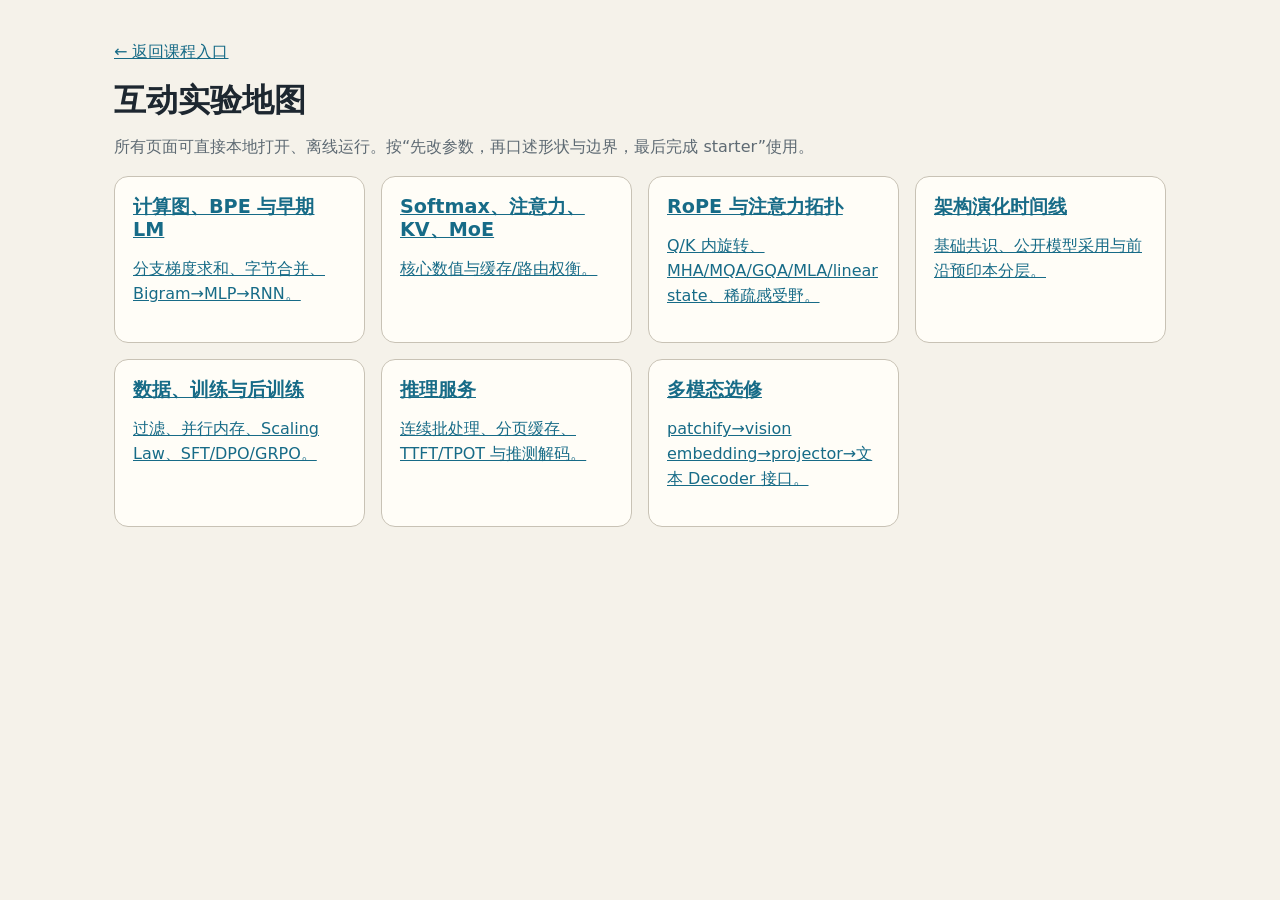
<file: docs/interactive/index.html>
<!doctype html>
<html lang="zh-CN"><head><meta charset="utf-8"><meta name="viewport" content="width=device-width,initial-scale=1"><title>LLM Zero2Pro 互动实验</title><link rel="stylesheet" href="labs.css"></head>
<body><main><p><a href="../../README.md">← 返回课程入口</a></p><h1>互动实验地图</h1><p class="lede">所有页面可直接本地打开、离线运行。按“先改参数，再口述形状与边界，最后完成 starter”使用。</p>
<div class="grid">
<a class="panel" href="foundations-lab.html"><h2>计算图、BPE 与早期 LM</h2><p>分支梯度求和、字节合并、Bigram→MLP→RNN。</p></a>
<a class="panel" href="core-concepts.html"><h2>Softmax、注意力、KV、MoE</h2><p>核心数值与缓存/路由权衡。</p></a>
<a class="panel" href="architecture-lab.html"><h2>RoPE 与注意力拓扑</h2><p>Q/K 内旋转、MHA/MQA/GQA/MLA/linear state、稀疏感受野。</p></a>
<a class="panel" href="architecture-evolution.html"><h2>架构演化时间线</h2><p>基础共识、公开模型采用与前沿预印本分层。</p></a>
<a class="panel" href="training-and-alignment.html"><h2>数据、训练与后训练</h2><p>过滤、并行内存、Scaling Law、SFT/DPO/GRPO。</p></a>
<a class="panel" href="serving-lab.html"><h2>推理服务</h2><p>连续批处理、分页缓存、TTFT/TPOT 与推测解码。</p></a>
<a class="panel" href="multimodal-flow.html"><h2>多模态选修</h2><p>patchify→vision embedding→projector→文本 Decoder 接口。</p></a>
</div></main></body></html>
</file>
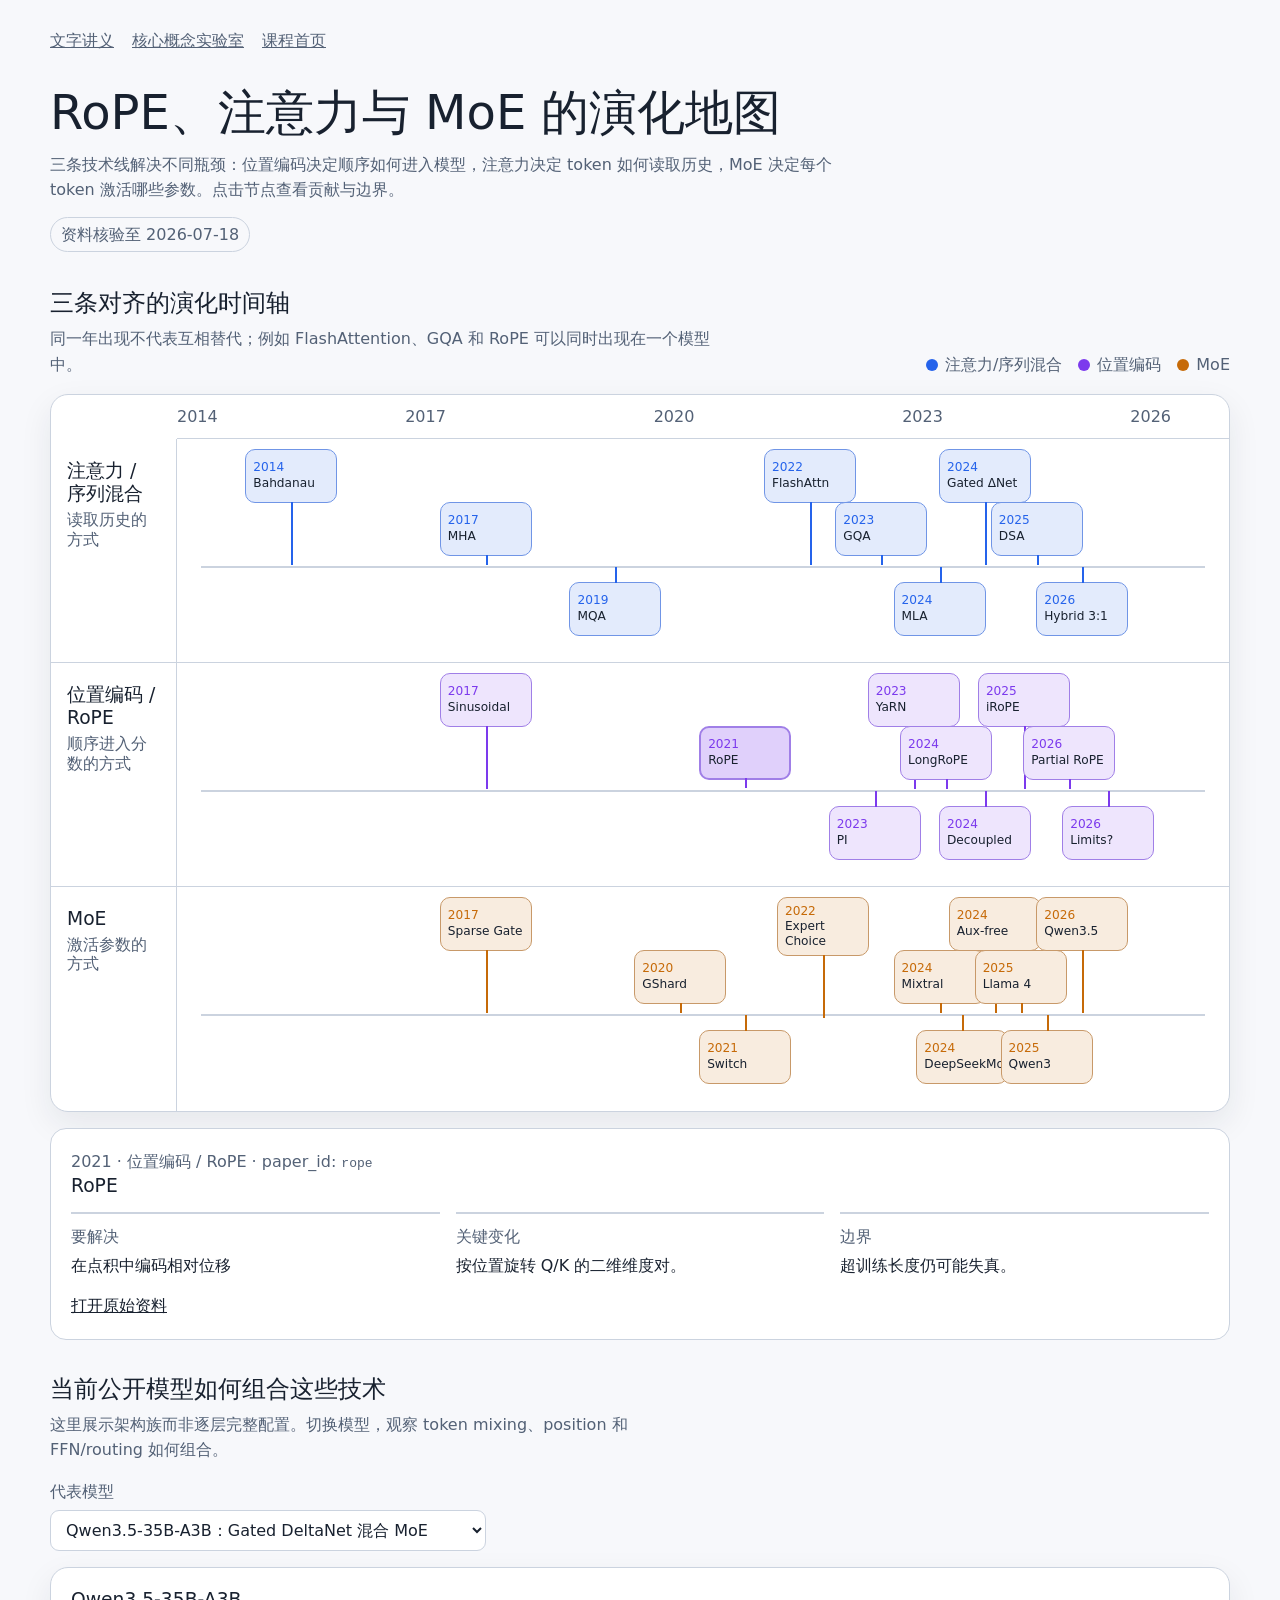
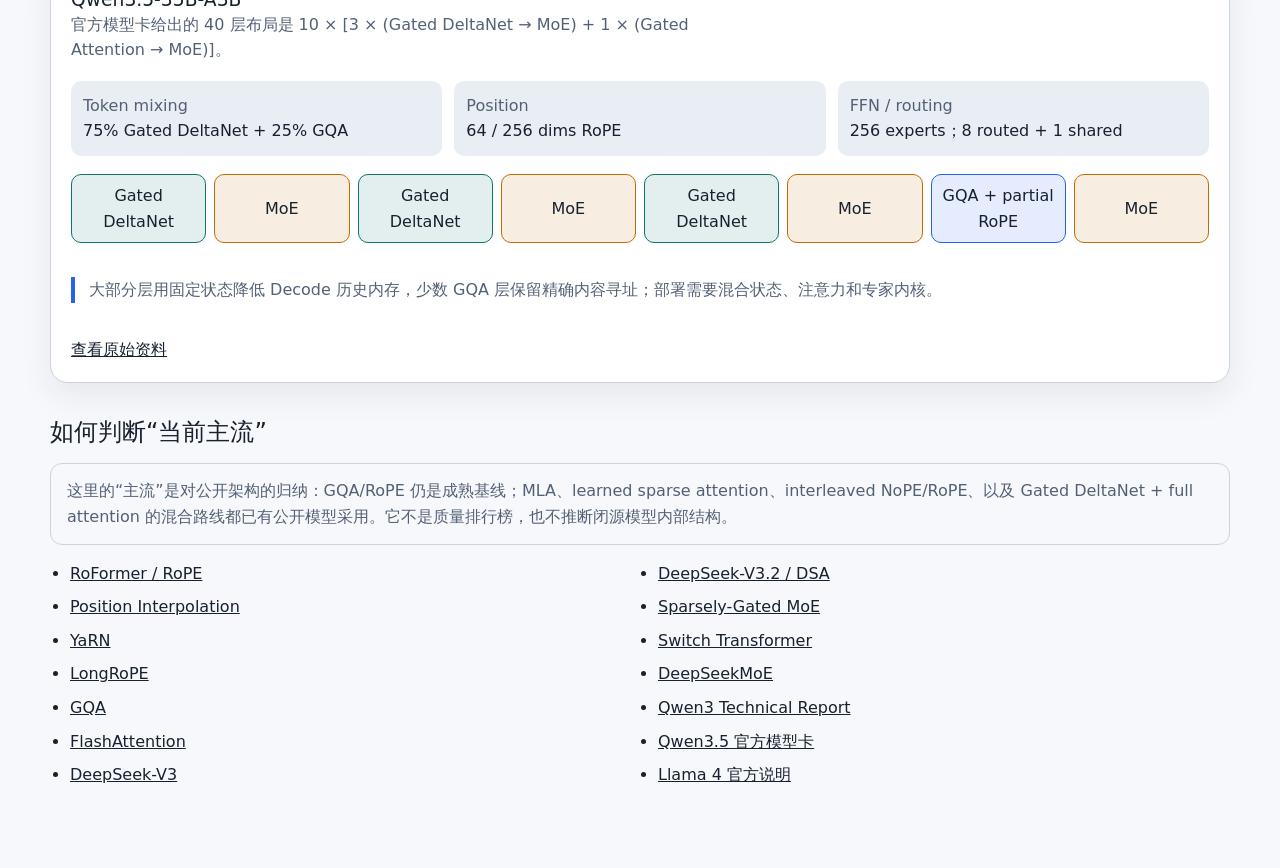
<file: docs/interactive/architecture-evolution.html>
<!doctype html>
<html lang="zh-CN">
<head>
  <meta charset="utf-8">
  <meta name="viewport" content="width=device-width, initial-scale=1">
  <title>RoPE、注意力与 MoE 架构演化</title>
  <style>
    :root {
      color-scheme: light dark;
      --background: #f7f8fb;
      --foreground: #18212f;
      --card: #ffffff;
      --card-foreground: #18212f;
      --muted: #e9edf4;
      --muted-foreground: #536176;
      --border: #cbd3df;
      --accent: #e6eefc;
      --accent-foreground: #173c78;
      --attention: #2563eb;
      --position: #7c3aed;
      --moe: #c66a08;
      --state: #0f766e;
      --danger: #b42318;
      --shadow: 0 12px 32px rgba(24, 33, 47, 0.08);
    }
    @media (prefers-color-scheme: dark) {
      :root {
        --background: #10141c;
        --foreground: #e9edf5;
        --card: #171d27;
        --card-foreground: #e9edf5;
        --muted: #252e3c;
        --muted-foreground: #aeb8c8;
        --border: #3b4658;
        --accent: #203557;
        --accent-foreground: #d9e8ff;
        --attention: #78a9ff;
        --position: #b69cff;
        --moe: #f2ad64;
        --state: #65cfc3;
        --danger: #ff928a;
        --shadow: 0 12px 32px rgba(0, 0, 0, 0.28);
      }
    }
    * { box-sizing: border-box; }
    body {
      margin: 0;
      background: var(--background);
      color: var(--foreground);
      font-family: system-ui, -apple-system, "Segoe UI", "Microsoft YaHei", sans-serif;
      line-height: 1.6;
    }
    a { color: currentColor; }
    .page {
      width: min(1180px, calc(100% - 32px));
      margin: 0 auto;
      padding: 28px 0 56px;
    }
    .top-nav {
      display: flex;
      flex-wrap: wrap;
      gap: 10px 18px;
      margin-bottom: 28px;
      color: var(--muted-foreground);
    }
    h1, h2, h3 { line-height: 1.25; font-weight: 500; }
    h1 { margin: 0 0 10px; font-size: clamp(1.8rem, 4vw, 3rem); }
    h2 { margin: 0 0 8px; }
    h3 { margin: 0; }
    .lead {
      max-width: 820px;
      margin: 0;
      color: var(--muted-foreground);
    }
    .as-of {
      display: inline-block;
      margin-top: 14px;
      padding: 4px 10px;
      border: 1px solid var(--border);
      border-radius: 999px;
      color: var(--muted-foreground);
    }
    main { display: grid; gap: 34px; margin-top: 36px; }
    section { min-width: 0; }
    .section-head {
      display: flex;
      align-items: end;
      justify-content: space-between;
      gap: 16px;
      margin-bottom: 16px;
    }
    .section-note {
      margin: 0;
      max-width: 660px;
      color: var(--muted-foreground);
    }
    .legend {
      display: flex;
      flex-wrap: wrap;
      gap: 8px 16px;
      color: var(--muted-foreground);
    }
    .legend span { display: inline-flex; align-items: center; gap: 7px; }
    .swatch { width: 12px; height: 12px; border-radius: 50%; }
    .swatch.attention { background: var(--attention); }
    .swatch.position { background: var(--position); }
    .swatch.moe { background: var(--moe); }
    .timeline {
      background: var(--card);
      color: var(--card-foreground);
      border: 1px solid var(--border);
      border-radius: 18px;
      box-shadow: var(--shadow);
      overflow: hidden;
    }
    .axis {
      position: relative;
      height: 44px;
      margin-left: 126px;
      border-bottom: 1px solid var(--border);
      color: var(--muted-foreground);
    }
    .axis span {
      position: absolute;
      bottom: 8px;
      transform: translateX(-50%);
      font-variant-numeric: tabular-nums;
    }
    .axis span:first-child { transform: none; }
    .axis span:last-child { transform: translateX(-100%); }
    .lane {
      display: grid;
      grid-template-columns: 126px minmax(0, 1fr);
      min-height: 224px;
      border-bottom: 1px solid var(--border);
    }
    .lane:last-child { border-bottom: 0; }
    .lane-title {
      padding: 20px 16px;
      border-right: 1px solid var(--border);
    }
    .lane-title small {
      display: block;
      margin-top: 6px;
      color: var(--muted-foreground);
      font-weight: 400;
    }
    .track {
      position: relative;
      min-width: 0;
      margin: 0 24px;
    }
    .track::before {
      content: "";
      position: absolute;
      inset: 127px 0 auto;
      height: 2px;
      background: var(--border);
    }
    .event {
      --event-color: var(--attention);
      position: absolute;
      left: var(--x);
      top: var(--y);
      width: 92px;
      min-height: 54px;
      padding: 6px 7px;
      transform: translateX(-50%);
      border: 1px solid color-mix(in srgb, var(--event-color) 55%, var(--border));
      border-radius: 10px;
      background: color-mix(in srgb, var(--event-color) 13%, var(--card));
      color: var(--card-foreground);
      font: inherit;
      font-size: 0.76rem;
      line-height: 1.25;
      cursor: pointer;
      text-align: left;
    }
    .event::after {
      content: "";
      position: absolute;
      left: 50%;
      width: 2px;
      height: var(--stem);
      background: var(--event-color);
    }
    .event.high::after { top: 100%; }
    .event.low::after { bottom: 100%; }
    .event strong {
      display: block;
      color: var(--event-color);
      font-weight: 500;
      font-variant-numeric: tabular-nums;
    }
    .event[aria-pressed="true"] {
      background: color-mix(in srgb, var(--event-color) 24%, var(--card));
      border-width: 2px;
    }
    .event.position { --event-color: var(--position); }
    .event.moe { --event-color: var(--moe); }
    .detail {
      margin-top: 16px;
      padding: 20px;
      background: var(--card);
      color: var(--card-foreground);
      border: 1px solid var(--border);
      border-radius: 16px;
    }
    .detail-meta { color: var(--muted-foreground); }
    .detail-grid {
      display: grid;
      grid-template-columns: repeat(3, minmax(0, 1fr));
      gap: 16px;
      margin-top: 14px;
    }
    .detail-grid div {
      padding-top: 10px;
      border-top: 2px solid var(--border);
    }
    .detail-grid span {
      display: block;
      margin-bottom: 4px;
      color: var(--muted-foreground);
    }
    .detail p { margin: 0; }
    .detail-source { display: inline-block; margin-top: 14px; }
    .model-controls {
      display: flex;
      flex-wrap: wrap;
      align-items: end;
      gap: 14px;
      margin: 16px 0;
    }
    label { display: grid; gap: 6px; color: var(--muted-foreground); }
    select {
      min-width: min(100%, 310px);
      padding: 9px 34px 9px 11px;
      border: 1px solid var(--border);
      border-radius: 9px;
      background: var(--card);
      color: var(--card-foreground);
      font: inherit;
    }
    .model-panel {
      display: grid;
      gap: 18px;
      padding: 20px;
      background: var(--card);
      color: var(--card-foreground);
      border: 1px solid var(--border);
      border-radius: 18px;
      box-shadow: var(--shadow);
    }
    .model-summary {
      display: grid;
      grid-template-columns: repeat(3, minmax(0, 1fr));
      gap: 12px;
    }
    .model-summary div {
      padding: 12px;
      background: var(--muted);
      border-radius: 10px;
    }
    .model-summary span {
      display: block;
      color: var(--muted-foreground);
    }
    .model-summary strong { font-weight: 500; }
    .stack {
      display: flex;
      flex-wrap: wrap;
      align-items: stretch;
      gap: 8px;
    }
    .layer {
      display: grid;
      place-items: center;
      min-height: 62px;
      flex: 1 1 112px;
      padding: 8px;
      border: 1px solid var(--border);
      border-radius: 10px;
      text-align: center;
    }
    .layer.attention { border-color: var(--attention); background: color-mix(in srgb, var(--attention) 12%, var(--card)); }
    .layer.position { border-color: var(--position); background: color-mix(in srgb, var(--position) 12%, var(--card)); }
    .layer.moe { border-color: var(--moe); background: color-mix(in srgb, var(--moe) 12%, var(--card)); }
    .layer.state { border-color: var(--state); background: color-mix(in srgb, var(--state) 12%, var(--card)); }
    .tradeoff {
      padding-left: 14px;
      border-left: 4px solid var(--attention);
      color: var(--muted-foreground);
    }
    .status-note {
      padding: 14px 16px;
      border: 1px solid var(--border);
      border-radius: 12px;
      color: var(--muted-foreground);
    }
    .sources {
      columns: 2 320px;
      padding-left: 20px;
    }
    .sources li { break-inside: avoid; margin-bottom: 8px; }
    @media (max-width: 760px) {
      .page { width: min(100% - 20px, 720px); padding-top: 18px; }
      .section-head { align-items: start; flex-direction: column; }
      .axis { display: none; }
      .lane { grid-template-columns: 1fr; }
      .lane-title {
        padding: 14px 14px 6px;
        border-right: 0;
      }
      .track {
        display: grid;
        grid-template-columns: repeat(2, minmax(0, 1fr));
        gap: 8px;
        margin: 8px 14px 16px;
      }
      .track::before { display: none; }
      .event {
        position: static;
        width: auto;
        min-height: 58px;
        transform: none;
      }
      .event::after { display: none; }
      .detail-grid, .model-summary { grid-template-columns: 1fr; }
    }
    @media (max-width: 430px) {
      .track { grid-template-columns: 1fr; }
      .stack { flex-direction: column; }
      .layer { flex-basis: auto; }
    }
    @media (prefers-reduced-motion: no-preference) {
      .event, .layer { transition: background-color 160ms ease, border-color 160ms ease; }
    }
  </style>
</head>
<body>
  <div class="page">
    <nav class="top-nav" aria-label="教程导航">
      <a href="../architecture_evolution.md">文字讲义</a>
      <a href="core-concepts.html">核心概念实验室</a>
      <a href="../../README.md">课程首页</a>
    </nav>
    <header>
      <h1>RoPE、注意力与 MoE 的演化地图</h1>
      <p class="lead">三条技术线解决不同瓶颈：位置编码决定顺序如何进入模型，注意力决定 token 如何读取历史，MoE 决定每个 token 激活哪些参数。点击节点查看贡献与边界。</p>
      <span class="as-of">资料核验至 2026-07-18</span>
    </header>

    <main>
      <section id="timeline" aria-labelledby="timeline-title">
        <div class="section-head">
          <div>
            <h2 id="timeline-title">三条对齐的演化时间轴</h2>
            <p class="section-note">同一年出现不代表互相替代；例如 FlashAttention、GQA 和 RoPE 可以同时出现在一个模型中。</p>
          </div>
          <div class="legend" aria-label="时间轴图例">
            <span><i class="swatch attention"></i>注意力/序列混合</span>
            <span><i class="swatch position"></i>位置编码</span>
            <span><i class="swatch moe"></i>MoE</span>
          </div>
        </div>
        <div class="timeline">
          <div id="year-axis" class="axis" aria-hidden="true"></div>
          <div id="timeline-lanes"></div>
        </div>
        <article id="event-detail" class="detail" aria-live="polite"></article>
      </section>

      <section id="landscape" aria-labelledby="landscape-title">
        <h2 id="landscape-title">当前公开模型如何组合这些技术</h2>
        <p class="section-note">这里展示架构族而非逐层完整配置。切换模型，观察 token mixing、position 和 FFN/routing 如何组合。</p>
        <div class="model-controls">
          <label for="model-select">代表模型
            <select id="model-select">
              <option value="qwen3">Qwen3 Dense：成熟 GQA 基线</option>
              <option value="deepseek-v32">DeepSeek-V3.2：DSA + MLA + DeepSeekMoE</option>
              <option value="llama4">Llama 4：iRoPE + shared/routed MoE</option>
              <option value="qwen35" selected>Qwen3.5-35B-A3B：Gated DeltaNet 混合 MoE</option>
            </select>
          </label>
        </div>
        <article class="model-panel">
          <div>
            <h3 id="model-name"></h3>
            <p id="model-note" class="section-note"></p>
          </div>
          <div id="model-summary" class="model-summary"></div>
          <div id="model-stack" class="stack" role="img"></div>
          <p id="model-tradeoff" class="tradeoff"></p>
          <a id="model-source" href="#">查看原始资料</a>
        </article>
      </section>

      <section aria-labelledby="reading-title">
        <h2 id="reading-title">如何判断“当前主流”</h2>
        <p class="status-note">这里的“主流”是对公开架构的归纳：GQA/RoPE 仍是成熟基线；MLA、learned sparse attention、interleaved NoPE/RoPE、以及 Gated DeltaNet + full attention 的混合路线都已有公开模型采用。它不是质量排行榜，也不推断闭源模型内部结构。</p>
        <ul class="sources">
          <li><a href="https://arxiv.org/abs/2104.09864">RoFormer / RoPE</a></li>
          <li><a href="https://arxiv.org/abs/2306.15595">Position Interpolation</a></li>
          <li><a href="https://arxiv.org/abs/2309.00071">YaRN</a></li>
          <li><a href="https://arxiv.org/abs/2402.13753">LongRoPE</a></li>
          <li><a href="https://arxiv.org/abs/2305.13245">GQA</a></li>
          <li><a href="https://arxiv.org/abs/2205.14135">FlashAttention</a></li>
          <li><a href="https://arxiv.org/abs/2412.19437">DeepSeek-V3</a></li>
          <li><a href="https://arxiv.org/abs/2512.02556">DeepSeek-V3.2 / DSA</a></li>
          <li><a href="https://arxiv.org/abs/1701.06538">Sparsely-Gated MoE</a></li>
          <li><a href="https://arxiv.org/abs/2101.03961">Switch Transformer</a></li>
          <li><a href="https://arxiv.org/abs/2401.06066">DeepSeekMoE</a></li>
          <li><a href="https://arxiv.org/abs/2505.09388">Qwen3 Technical Report</a></li>
          <li><a href="https://huggingface.co/Qwen/Qwen3.5-35B-A3B">Qwen3.5 官方模型卡</a></li>
          <li><a href="https://ai.meta.com/blog/llama-4-multimodal-intelligence/">Llama 4 官方说明</a></li>
        </ul>
      </section>
    </main>
  </div>

  <noscript>此页面需要启用 JavaScript 才能切换时间轴详情和模型结构。</noscript>
  <script>
    const events = [
      {lane:"attention", year:2014, pos:2014, title:"Bahdanau", id:"bahdanau_attention", problem:"固定长度编码器瓶颈", change:"解码器按步对源序列做软对齐。", boundary:"仍依赖 RNN 串行状态。", source:"https://arxiv.org/abs/1409.0473"},
      {lane:"attention", year:2017, pos:2017, title:"MHA", id:"transformer", problem:"并行全局内容寻址", change:"多头缩放点积注意力移除序列递归。", boundary:"Prefill 计算与分数矩阵随长度二次增长。", source:"https://arxiv.org/abs/1706.03762"},
      {lane:"attention", year:2019, pos:2019, title:"MQA", id:"mqa", problem:"Decode KV 带宽", change:"所有 Query heads 共享一组 K/V。", boundary:"KV 表达能力更受限。", source:"https://arxiv.org/abs/1911.02150"},
      {lane:"attention", year:2022, pos:2022, title:"FlashAttn", id:"flashattention", problem:"HBM IO 与中间矩阵", change:"分块和在线 Softmax 精确计算注意力。", boundary:"不改变二次注意力的连接数学。", source:"https://arxiv.org/abs/2205.14135"},
      {lane:"attention", year:2023, pos:2023.1, title:"GQA", id:"gqa", problem:"MHA 质量与 MQA 缓存折中", change:"一组 Query heads 共享一个 KV head。", boundary:"group 数与服务内核影响收益。", source:"https://arxiv.org/abs/2305.13245"},
      {lane:"attention", year:2024, pos:2024, title:"MLA", id:"deepseek_v2", problem:"进一步压缩 KV Cache", change:"缓存低维 KV latent，并吸收部分投影。", boundary:"RoPE 解耦和高效内核更复杂。", source:"https://arxiv.org/abs/2405.04434"},
      {lane:"attention", year:2024, pos:2024.7, title:"Gated ΔNet", id:"gated_deltanet", problem:"固定状态的序列记忆", change:"用带遗忘门的 delta rule 修正关联。", boundary:"递归状态不等价于完整 Softmax 检索。", source:"https://arxiv.org/abs/2412.06464"},
      {lane:"attention", year:2025, pos:2025.5, title:"DSA", id:"deepseek_v32", problem:"长上下文主注意力成本", change:"学习 indexer，为 Query 选择少量历史 token。", boundary:"Indexer 本身成为新的质量和成本组件。", source:"https://arxiv.org/abs/2512.02556"},
      {lane:"attention", year:2026, pos:2026.2, title:"Hybrid 3:1", id:"qwen35", problem:"Decode 状态与精确检索兼顾", change:"3 个 Gated DeltaNet 层配 1 个 GQA 层。", boundary:"质量依赖少量完整注意力层和专用内核。", source:"https://huggingface.co/Qwen/Qwen3.5-35B-A3B"},

      {lane:"position", year:2017, pos:2017, title:"Sinusoidal", id:"transformer", problem:"无位置时注意力不感知顺序", change:"把确定性绝对位置向量加到表示。", boundary:"长度外推不是默认保证。", source:"https://arxiv.org/abs/1706.03762"},
      {lane:"position", year:2021, pos:2021, title:"RoPE", id:"rope", problem:"在点积中编码相对位移", change:"按位置旋转 Q/K 的二维维度对。", boundary:"超训练长度仍可能失真。", source:"https://arxiv.org/abs/2104.09864"},
      {lane:"position", year:2023, pos:2023, title:"PI", id:"position_interpolation", problem:"扩展 RoPE 上下文", change:"把新位置插值回训练过的角度范围。", boundary:"通常仍需长上下文继续训练。", source:"https://arxiv.org/abs/2306.15595"},
      {lane:"position", year:2023, pos:2023.6, title:"YaRN", id:"yarn", problem:"更稳健的频率扩展", change:"按频率分区缩放并调整 attention 温度。", boundary:"factor 与模型/任务相关。", source:"https://arxiv.org/abs/2309.00071"},
      {lane:"position", year:2024, pos:2024.1, title:"LongRoPE", id:"longrope", problem:"百万级上下文扩展", change:"搜索非均匀缩放并渐进延长。", boundary:"窗口长度不等于有效利用长度。", source:"https://arxiv.org/abs/2402.13753"},
      {lane:"position", year:2024, pos:2024.7, title:"Decoupled", id:"deepseek_v3", problem:"RoPE 阻碍 MLA 投影吸收", change:"只保留小部分带旋转的位置分量。", boundary:"不是完全去掉位置编码。", source:"https://arxiv.org/abs/2412.19437"},
      {lane:"position", year:2025, pos:2025.3, title:"iRoPE", id:"llama4", problem:"超长上下文长度泛化", change:"交错 NoPE 层与使用 RoPE 的层。", boundary:"官方公开的是架构说明，不是充分消融。", source:"https://ai.meta.com/blog/llama-4-multimodal-intelligence/"},
      {lane:"position", year:2026, pos:2026, title:"Partial RoPE", id:"qwen35", problem:"混合层的状态与位置成本", change:"Qwen3.5 完整注意力只旋转部分 head 维度。", boundary:"具体比例是模型设计，不是通用常数。", source:"https://huggingface.co/Qwen/Qwen3.5-35B-A3B"},
      {lane:"position", year:2026, pos:2026.6, title:"Limits?", id:"rope_limits", problem:"RoPE 长上下文可辨识边界", change:"研究相同分数下位置/内容混淆的理论条件。", boundary:"2026 frontier preprint，不能当成已定共识。", source:"https://arxiv.org/abs/2605.15514"},

      {lane:"moe", year:2017, pos:2017, title:"Sparse Gate", id:"sparsely_gated_moe", problem:"增加容量而不同比增加计算", change:"学习门控，每个样本激活少数专家。", boundary:"路由、容量和通信复杂。", source:"https://arxiv.org/abs/1701.06538"},
      {lane:"moe", year:2020, pos:2020, title:"GShard", id:"gshard", problem:"大集群条件计算", change:"Top-2 路由配合自动分片。", boundary:"依赖 all-to-all 和大规模硬件。", source:"https://arxiv.org/abs/2006.16668"},
      {lane:"moe", year:2021, pos:2021, title:"Switch", id:"switch_transformer", problem:"简化 MoE 路由", change:"每 token Top-1，并系统研究稳定性。", boundary:"capacity 与 dropping 会改变语义。", source:"https://arxiv.org/abs/2101.03961"},
      {lane:"moe", year:2022, pos:2022.2, title:"Expert Choice", id:"expert_choice", problem:"天然控制专家容量", change:"由专家选择固定数量 token。", boundary:"批次全局选择约束在线推理。", source:"https://arxiv.org/abs/2202.09368"},
      {lane:"moe", year:2024, pos:2024, title:"Mixtral", id:"mixtral", problem:"开放 decoder MoE 实证", change:"8 个 FFN 中每 token 选择 2 个。", boundary:"47B total 与 13B active 必须分开。", source:"https://arxiv.org/abs/2401.04088"},
      {lane:"moe", year:2024, pos:2024.35, title:"DeepSeekMoE", id:"deepseekmoe", problem:"专家专门化与公共知识冗余", change:"细粒度 routed experts 加 shared experts。", boundary:"更多专家组合增加路由与通信复杂度。", source:"https://arxiv.org/abs/2401.06066"},
      {lane:"moe", year:2024, pos:2024.85, title:"Aux-free", id:"deepseek_v3", problem:"均衡损失干扰主目标", change:"DeepSeek-V3 使用 auxiliary-loss-free balancing。", boundary:"负载均匀仍不等于专家专门化。", source:"https://arxiv.org/abs/2412.19437"},
      {lane:"moe", year:2025, pos:2025.25, title:"Llama 4", id:"llama4", problem:"低活跃参数的公开多模态模型", change:"shared expert 加 1 个 routed expert，交错 Dense/MoE 层。", boundary:"总权重仍需存储或分布式切分。", source:"https://ai.meta.com/blog/llama-4-multimodal-intelligence/"},
      {lane:"moe", year:2025, pos:2025.65, title:"Qwen3", id:"qwen3", problem:"纯 routed 大规模 MoE", change:"公开 30B-A3B 与 235B-A22B 等模型。", boundary:"活跃参数低不自动等于低延迟。", source:"https://arxiv.org/abs/2505.09388"},
      {lane:"moe", year:2026, pos:2026.2, title:"Qwen3.5", id:"qwen35", problem:"MoE 与混合线性注意力协同", change:"256 experts，8 routed + 1 shared（35B-A3B）。", boundary:"需要同时优化状态、路由和专家内核。", source:"https://huggingface.co/Qwen/Qwen3.5-35B-A3B"}
    ];

    const laneMeta = {
      attention: {title:"注意力 / 序列混合", note:"读取历史的方式"},
      position: {title:"位置编码 / RoPE", note:"顺序进入分数的方式"},
      moe: {title:"MoE", note:"激活参数的方式"}
    };
    const minYear = 2014;
    const maxYear = 2026.7;
    const lanesRoot = document.getElementById("timeline-lanes");
    const axis = document.getElementById("year-axis");
    [2014, 2017, 2020, 2023, 2026].forEach(year => {
      const marker = document.createElement("span");
      marker.textContent = year;
      marker.style.left = ((year - minYear) / (maxYear - minYear) * 100) + "%";
      axis.appendChild(marker);
    });

    function showEvent(selected) {
      document.querySelectorAll(".event").forEach(button => {
        button.setAttribute("aria-pressed", String(button.dataset.eventId === selected.lane + "-" + selected.id));
      });
      document.getElementById("event-detail").innerHTML =
        '<div class="detail-meta">' + selected.year + ' · ' + laneMeta[selected.lane].title + ' · paper_id: <code>' + selected.id + '</code></div>' +
        '<h3>' + selected.title + '</h3>' +
        '<div class="detail-grid">' +
          '<div><span>要解决</span><p>' + selected.problem + '</p></div>' +
          '<div><span>关键变化</span><p>' + selected.change + '</p></div>' +
          '<div><span>边界</span><p>' + selected.boundary + '</p></div>' +
        '</div><a class="detail-source" href="' + selected.source + '">打开原始资料</a>';
    }

    Object.keys(laneMeta).forEach(laneName => {
      const lane = document.createElement("div");
      lane.className = "lane";
      const heading = document.createElement("h3");
      heading.className = "lane-title";
      heading.innerHTML = laneMeta[laneName].title + '<small>' + laneMeta[laneName].note + '</small>';
      const track = document.createElement("div");
      track.className = "track";
      events.filter(event => event.lane === laneName).forEach((event, index) => {
        const button = document.createElement("button");
        const level = index % 3;
        const high = level < 2;
        button.type = "button";
        button.className = "event " + laneName + " " + (high ? "high" : "low");
        button.dataset.eventId = event.lane + "-" + event.id;
        button.style.setProperty("--x", (9 + (event.pos - minYear) / (maxYear - minYear) * 82) + "%");
        button.style.setProperty("--y", ["10px", "63px", "143px"][level]);
        button.style.setProperty("--stem", ["63px", "10px", "16px"][level]);
        button.setAttribute("aria-pressed", "false");
        button.setAttribute("aria-label", event.year + " " + event.title + "，查看详情");
        button.innerHTML = "<strong>" + event.year + "</strong>" + event.title;
        button.addEventListener("click", () => showEvent(event));
        track.appendChild(button);
      });
      lane.append(heading, track);
      lanesRoot.appendChild(lane);
    });

    const models = {
      qwen3: {
        name:"Qwen3 Dense（架构族）",
        note:"成熟的 decoder-only 组合：完整 Softmax GQA、RoPE 与 Dense FFN。Qwen3 同时也发布 MoE 型号，这里只展示 Dense 基线。",
        summary:{mixing:"GQA / Softmax", position:"RoPE", ffn:"Dense SwiGLU"},
        stack:[
          {label:"GQA", kind:"attention"},
          {label:"RoPE on Q/K", kind:"position"},
          {label:"Dense SwiGLU", kind:""}
        ],
        tradeoff:"实现、量化和推理栈成熟；Decode 时 KV Cache 仍随上下文长度增长。",
        source:"https://arxiv.org/abs/2505.09388"
      },
      "deepseek-v32": {
        name:"DeepSeek-V3.2",
        note:"在 DeepSeek-V3 的 MLA + DeepSeekMoE 主干上加入 learned sparse attention；主注意力只处理 indexer 选出的历史 token。",
        summary:{mixing:"DSA on MLA", position:"Decoupled RoPE", ffn:"Shared + routed MoE"},
        stack:[
          {label:"Lightning indexer", kind:"attention"},
          {label:"Selected KV latent", kind:"attention"},
          {label:"Decoupled RoPE", kind:"position"},
          {label:"DeepSeekMoE", kind:"moe"}
        ],
        tradeoff:"KV 表示和长上下文主注意力都被压缩，但 indexer、投影吸收和专家通信共同提高系统复杂度。",
        source:"https://arxiv.org/abs/2512.02556"
      },
      llama4: {
        name:"Llama 4（Scout / Maverick 架构族）",
        note:"Meta 公开说明交错使用无位置编码的 attention 层与多数使用 RoPE 的层，并交错 Dense 与 MoE 层。",
        summary:{mixing:"Full attention", position:"iRoPE: NoPE + RoPE", ffn:"Shared + 1 routed expert"},
        stack:[
          {label:"RoPE attention", kind:"attention"},
          {label:"MoE: shared + routed", kind:"moe"},
          {label:"NoPE attention", kind:"position"},
          {label:"Dense FFN", kind:""}
        ],
        tradeoff:"结构把长度泛化与稀疏激活结合；官方公开材料不足以把全部长上下文收益归因给 iRoPE。",
        source:"https://ai.meta.com/blog/llama-4-multimodal-intelligence/"
      },
      qwen35: {
        name:"Qwen3.5-35B-A3B",
        note:"官方模型卡给出的 40 层布局是 10 × [3 × (Gated DeltaNet → MoE) + 1 × (Gated Attention → MoE)]。",
        summary:{mixing:"75% Gated DeltaNet + 25% GQA", position:"64 / 256 dims RoPE", ffn:"256 experts；8 routed + 1 shared"},
        stack:[
          {label:"Gated DeltaNet", kind:"state"},
          {label:"MoE", kind:"moe"},
          {label:"Gated DeltaNet", kind:"state"},
          {label:"MoE", kind:"moe"},
          {label:"Gated DeltaNet", kind:"state"},
          {label:"MoE", kind:"moe"},
          {label:"GQA + partial RoPE", kind:"attention"},
          {label:"MoE", kind:"moe"}
        ],
        tradeoff:"大部分层用固定状态降低 Decode 历史内存，少数 GQA 层保留精确内容寻址；部署需要混合状态、注意力和专家内核。",
        source:"https://huggingface.co/Qwen/Qwen3.5-35B-A3B"
      }
    };

    function showModel(key) {
      const model = models[key];
      document.getElementById("model-name").textContent = model.name;
      document.getElementById("model-note").textContent = model.note;
      document.getElementById("model-summary").innerHTML =
        '<div><span>Token mixing</span><strong>' + model.summary.mixing + '</strong></div>' +
        '<div><span>Position</span><strong>' + model.summary.position + '</strong></div>' +
        '<div><span>FFN / routing</span><strong>' + model.summary.ffn + '</strong></div>';
      const stack = document.getElementById("model-stack");
      stack.setAttribute("aria-label", model.name + " 的概念架构：" + model.stack.map(item => item.label).join("，"));
      stack.innerHTML = model.stack.map(item => '<div class="layer ' + item.kind + '">' + item.label + '</div>').join("");
      document.getElementById("model-tradeoff").textContent = model.tradeoff;
      document.getElementById("model-source").href = model.source;
    }

    document.getElementById("model-select").addEventListener("change", event => showModel(event.target.value));
    showEvent(events.find(event => event.id === "rope"));
    showModel("qwen35");
  </script>
</body>
</html>
</file>
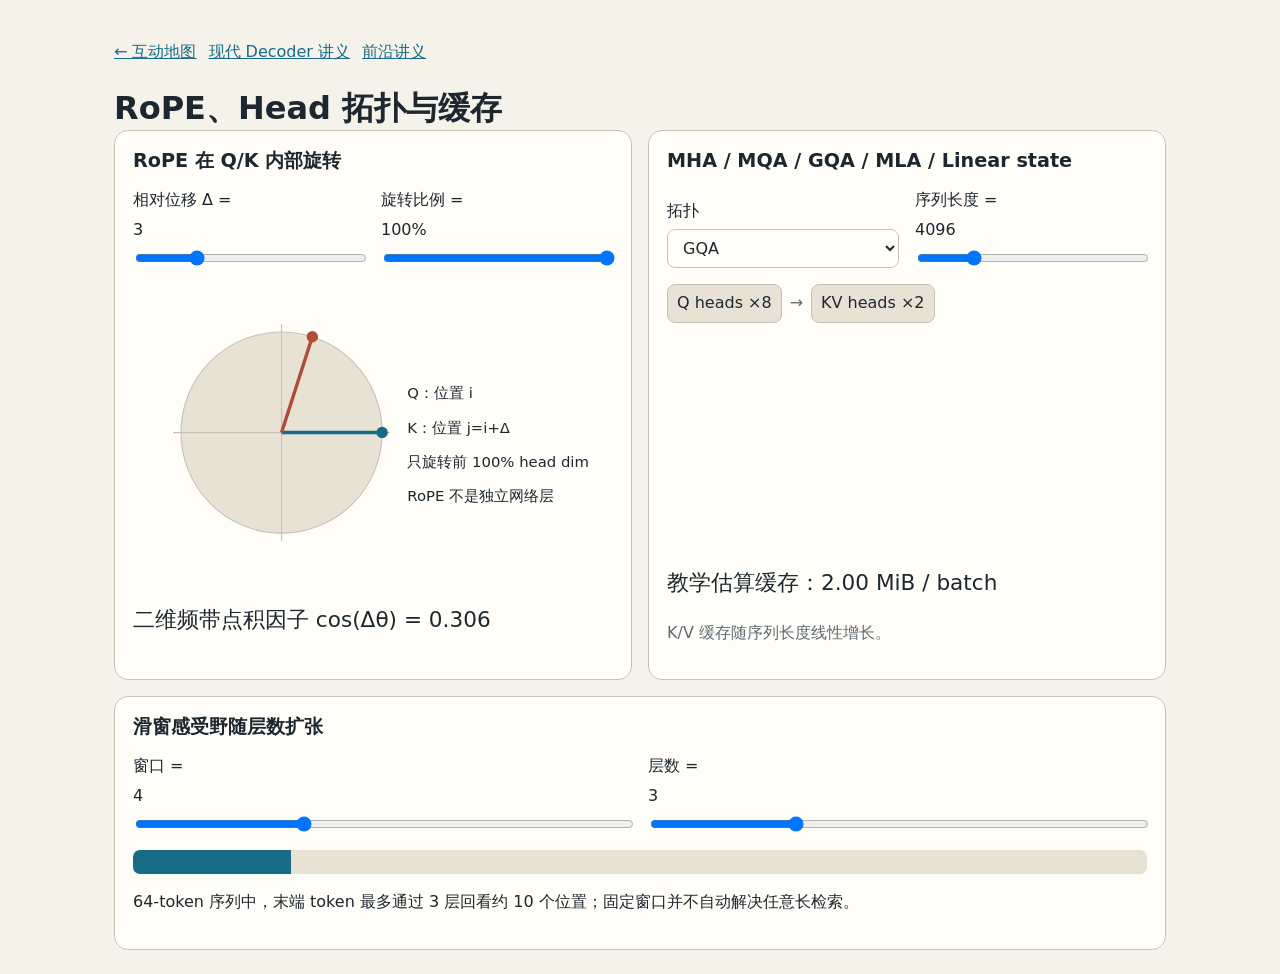
<file: docs/interactive/architecture-lab.html>
<!doctype html>
<html lang="zh-CN"><head><meta charset="utf-8"><meta name="viewport" content="width=device-width,initial-scale=1"><title>RoPE 与注意力拓扑</title><link rel="stylesheet" href="labs.css"></head>
<body><main><nav><a href="index.html">← 互动地图</a><a href="../stages/04_modern_decoder.md">现代 Decoder 讲义</a><a href="../stages/06_attention_frontiers.md">前沿讲义</a></nav><h1>RoPE、Head 拓扑与缓存</h1>
<div class="grid"><section class="panel"><h2>RoPE 在 Q/K 内部旋转</h2><div class="controls"><label class="control">相对位移 Δ = <output id="delta-v">3</output><input id="delta" type="range" min="0" max="12" value="3"></label><label class="control">旋转比例 = <output id="fraction-v">100%</output><input id="fraction" type="range" min="25" max="100" step="25" value="100"></label></div><svg id="rope" viewBox="0 0 420 260" role="img" aria-label="RoPE 单位圆中 Q 与 K 的相对旋转"></svg><p id="rope-note" class="metric"></p></section>
<section class="panel"><h2>MHA / MQA / GQA / MLA / Linear state</h2><div class="controls"><label class="control">拓扑<select id="topology"><option>MHA</option><option>MQA</option><option selected>GQA</option><option>MLA baseline</option><option>Linear state</option></select></label><label class="control">序列长度 = <output id="seq-v">4096</output><input id="seq" type="range" min="512" max="16384" step="512" value="4096"></label></div><div id="heads" class="stage" aria-live="polite"></div><p id="cache" class="metric"></p><p id="boundary" class="muted"></p></section></div>
<section class="panel" style="margin-top:16px"><h2>滑窗感受野随层数扩张</h2><div class="controls"><label class="control">窗口 = <output id="win-v">4</output><input id="win" type="range" min="2" max="8" value="4"></label><label class="control">层数 = <output id="layers-v">3</output><input id="layers" type="range" min="1" max="8" value="3"></label></div><div class="bar"><span id="reach"></span></div><p id="reach-note" aria-live="polite"></p></section>
</main><script>
const $=id=>document.getElementById(id);
function rope(){const d=+$("delta").value,f=+$("fraction").value/100,a=d*.42,cs=Math.cos(a),sn=Math.sin(a),cx=130,cy=130,r=88;$("delta-v").value=d;$("fraction-v").value=Math.round(f*100)+"%";$("rope").innerHTML='<circle cx="'+cx+'" cy="'+cy+'" r="'+r+'" class="fill-soft"/><line x1="35" y1="130" x2="225" y2="130" class="axis"/><line x1="130" y1="35" x2="130" y2="225" class="axis"/><line x1="'+cx+'" y1="'+cy+'" x2="'+(cx+r)+'" y2="'+cy+'" class="series-a"/><circle cx="'+(cx+r)+'" cy="'+cy+'" r="5" class="fill-a"/><line x1="'+cx+'" y1="'+cy+'" x2="'+(cx+r*cs)+'" y2="'+(cy-r*sn)+'" class="series-b"/><circle cx="'+(cx+r*cs)+'" cy="'+(cy-r*sn)+'" r="5" class="fill-b"/><text x="240" y="100" class="label">Q：位置 i</text><text x="240" y="130" class="label">K：位置 j=i+Δ</text><text x="240" y="160" class="label">只旋转前 '+Math.round(f*100)+'% head dim</text><text x="240" y="190" class="label">RoPE 不是独立网络层</text>';$("rope-note").textContent="二维频带点积因子 cos(Δθ) = "+Math.cos(a).toFixed(3)}
$("delta").addEventListener("input",rope);$("fraction").addEventListener("input",rope);rope();
function topology(){const m=$("topology").value,s=+$("seq").value;$("seq-v").value=s;const q=8,kv=m==="MHA"?8:m==="MQA"?1:m==="GQA"?2:m==="MLA baseline"?1:0;let html='<div class="flow"><span class="node">Q heads ×'+q+'</span><span class="arrow">→</span>';if(m==="Linear state")html+='<span class="node">固定矩阵状态 S,z</span>';else if(m==="MLA baseline")html+='<span class="node">latent cₜ ×1</span><span class="arrow">→ 历史重建 K/V</span>';else html+='<span class="node">KV heads ×'+kv+'</span>';html+='</div>';$("heads").innerHTML=html;const bytes=m==="Linear state"?8*64*64*2:m==="MLA baseline"?s*64*2:s*kv*64*2*2;$("cache").textContent="教学估算缓存："+(bytes/1024/1024).toFixed(2)+" MiB / batch";$("boundary").textContent=m==="MLA baseline"?"这是 latent-cache reconstruction baseline，不等于投影吸收后的生产 decode。":m==="Linear state"?"状态大小与序列长度无关，但它不等于 Softmax attention。":"K/V 缓存随序列长度线性增长。"}
$("topology").addEventListener("change",topology);$("seq").addEventListener("input",topology);topology();
function reach(){const w=+$("win").value,l=+$("layers").value,r=Math.min(100,100*(1+l*(w-1))/64);$("win-v").value=w;$("layers-v").value=l;$("reach").style.width=r+"%";$("reach-note").textContent="64-token 序列中，末端 token 最多通过 "+l+" 层回看约 "+Math.min(64,1+l*(w-1))+" 个位置；固定窗口并不自动解决任意长检索。"}
$("win").addEventListener("input",reach);$("layers").addEventListener("input",reach);reach();
</script></body></html>
</file>
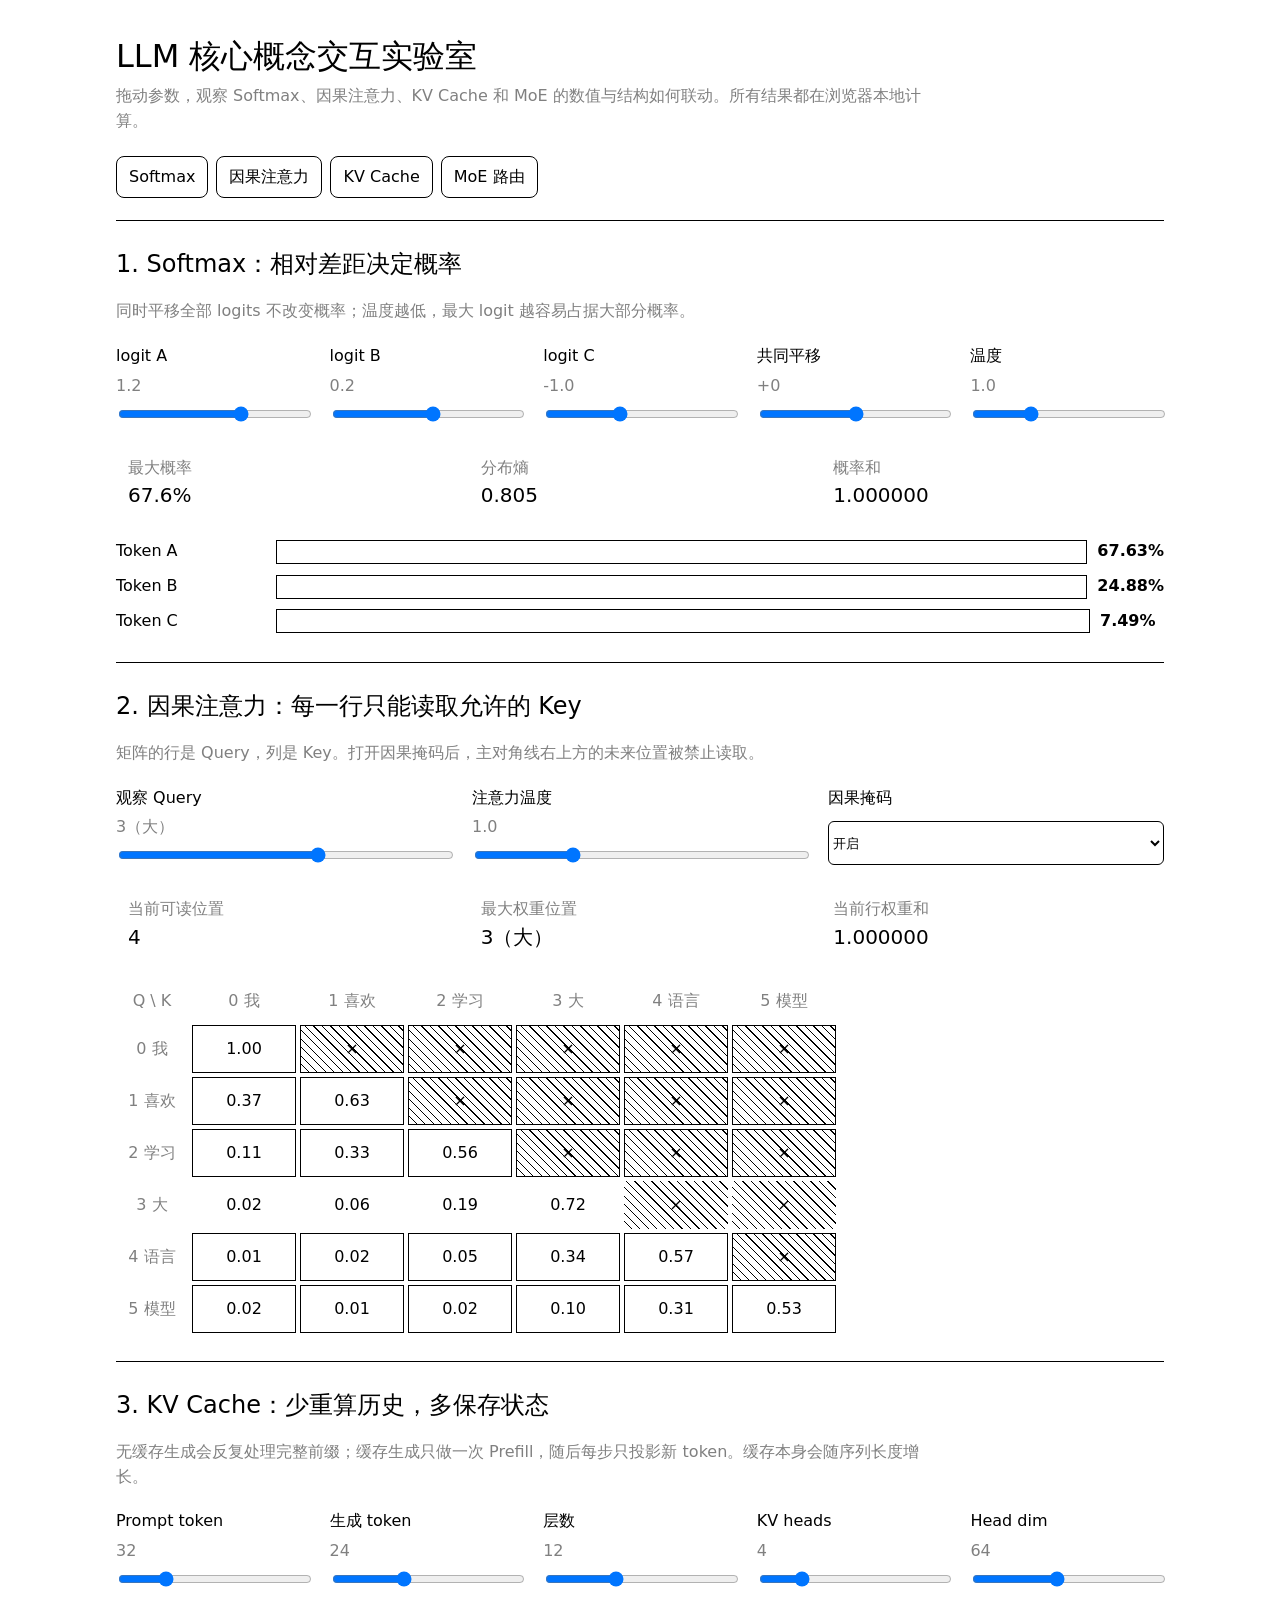
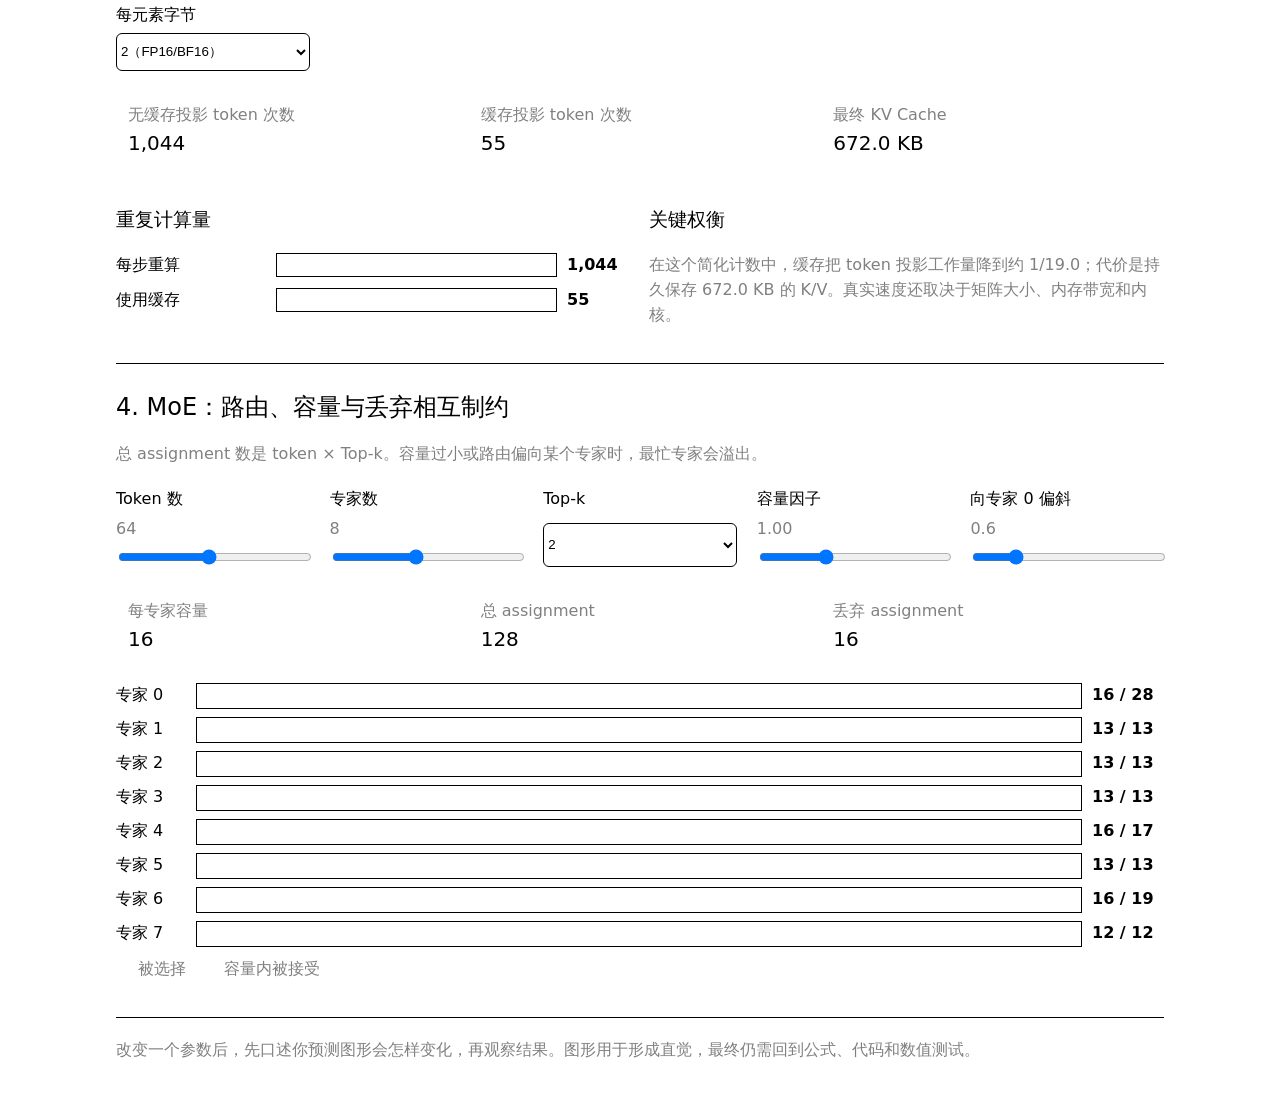
<file: docs/interactive/core-concepts.html>
<!doctype html>
<html lang="zh-CN">
<head>
  <meta charset="utf-8">
  <meta name="viewport" content="width=device-width, initial-scale=1">
  <title>LLM 核心概念交互实验室</title>
  <style>
    :root {
      color-scheme: light dark;
      --page: Canvas;
      --text: CanvasText;
      --muted: GrayText;
      --surface: Field;
      --surface-text: FieldText;
      --border: ButtonBorder;
      --accent: AccentColor;
      --accent-text: AccentColorText;
      --link: LinkText;
      --danger: Mark;
      --danger-text: MarkText;
      font-family: ui-sans-serif, system-ui, "Microsoft YaHei", sans-serif;
    }
    * { box-sizing: border-box; }
    body {
      margin: 0 auto;
      max-width: 1120px;
      padding: clamp(16px, 3vw, 36px);
      background: var(--page);
      color: var(--text);
      line-height: 1.55;
    }
    header { max-width: 820px; }
    h1, h2 { line-height: 1.25; font-weight: 500; }
    h1 { margin: 0 0 8px; }
    h2 { margin-top: 0; }
    p { margin: 8px 0; }
    a { color: var(--link); }
    nav {
      display: flex;
      flex-wrap: wrap;
      gap: 8px;
      margin: 22px 0;
    }
    nav a, button {
      border: 1px solid var(--border);
      border-radius: 8px;
      background: var(--surface);
      color: var(--surface-text);
      padding: 8px 12px;
      text-decoration: none;
      font: inherit;
    }
    nav a:focus-visible, button:focus-visible, input:focus-visible, select:focus-visible {
      outline: 3px solid var(--accent);
      outline-offset: 2px;
    }
    section {
      padding: 28px 0;
      border-top: 1px solid var(--border);
    }
    .lead { color: var(--muted); max-width: 820px; }
    .controls {
      display: grid;
      grid-template-columns: repeat(auto-fit, minmax(180px, 1fr));
      gap: 14px 20px;
      margin: 20px 0;
    }
    label { display: grid; gap: 5px; font-weight: 500; }
    label span { font-weight: 400; color: var(--muted); }
    input[type="range"], select { width: 100%; }
    select {
      min-height: 38px;
      border: 1px solid var(--border);
      border-radius: 6px;
      background: var(--surface);
      color: var(--surface-text);
    }
    .metrics {
      display: grid;
      grid-template-columns: repeat(auto-fit, minmax(150px, 1fr));
      gap: 10px;
      margin: 16px 0;
    }
    .metric {
      padding: 12px;
      border-left: 4px solid var(--accent);
      background: var(--surface);
      color: var(--surface-text);
    }
    .metric strong { display: block; font-size: 1.25rem; font-weight: 500; }
    .metric span { color: var(--muted); }
    .bars { display: grid; gap: 10px; margin-top: 16px; }
    .bar-row {
      display: grid;
      grid-template-columns: minmax(88px, 150px) 1fr minmax(64px, auto);
      align-items: center;
      gap: 10px;
    }
    .bar-track {
      height: 24px;
      background: var(--surface);
      border: 1px solid var(--border);
      overflow: hidden;
    }
    .bar-fill {
      height: 100%;
      min-width: 1px;
      background: var(--accent);
      transition: width 180ms ease;
    }
    .bar-fill.secondary {
      background: repeating-linear-gradient(
        135deg,
        var(--accent),
        var(--accent) 5px,
        transparent 5px,
        transparent 10px
      );
    }
    .matrix-wrap { overflow-x: auto; margin-top: 16px; }
    .matrix {
      display: grid;
      gap: 4px;
      min-width: 520px;
      width: min(100%, 720px);
    }
    .matrix-label {
      display: grid;
      place-items: center;
      min-height: 40px;
      color: var(--muted);
    }
    .matrix-cell {
      position: relative;
      min-height: 48px;
      display: grid;
      place-items: center;
      border: 1px solid var(--border);
      overflow: hidden;
    }
    .matrix-cell::before {
      content: "";
      position: absolute;
      inset: 0;
      background: var(--accent);
      opacity: var(--weight, 0);
    }
    .matrix-cell span { position: relative; }
    .matrix-cell.is-query { border: 3px solid var(--accent); }
    .matrix-cell.is-masked {
      background: repeating-linear-gradient(
        45deg,
        transparent,
        transparent 5px,
        var(--border) 5px,
        var(--border) 6px
      );
    }
    .comparison {
      display: grid;
      grid-template-columns: repeat(2, minmax(0, 1fr));
      gap: 18px;
      margin-top: 16px;
    }
    .comparison h3 { font-weight: 500; }
    .load-chart {
      display: grid;
      gap: 8px;
      margin-top: 16px;
    }
    .load-row {
      display: grid;
      grid-template-columns: 70px 1fr 72px;
      align-items: center;
      gap: 10px;
    }
    .load-track {
      height: 26px;
      background: var(--surface);
      border: 1px solid var(--border);
      position: relative;
      overflow: hidden;
    }
    .load-selected, .load-accepted {
      position: absolute;
      inset: 0 auto 0 0;
      transition: width 180ms ease;
    }
    .load-selected {
      background: var(--accent);
      opacity: .3;
    }
    .load-accepted {
      background: var(--accent);
      height: 50%;
      top: 50%;
    }
    .legend { color: var(--muted); margin-top: 10px; }
    .legend i {
      display: inline-block;
      width: 18px;
      height: 10px;
      margin-right: 4px;
      background: var(--accent);
      vertical-align: middle;
    }
    .legend i:first-child { opacity: .3; }
    code { font-family: ui-monospace, SFMono-Regular, Consolas, monospace; }
    footer { border-top: 1px solid var(--border); padding-top: 20px; color: var(--muted); }
    @media (max-width: 620px) {
      .comparison { grid-template-columns: 1fr; }
      .bar-row { grid-template-columns: 76px 1fr 54px; }
      .metrics { grid-template-columns: repeat(2, minmax(0, 1fr)); }
    }
    @media (prefers-reduced-motion: reduce) {
      .bar-fill, .load-selected, .load-accepted { transition: none; }
    }
  </style>
</head>
<body>
  <header>
    <h1>LLM 核心概念交互实验室</h1>
    <p class="lead">拖动参数，观察 Softmax、因果注意力、KV Cache 和 MoE 的数值与结构如何联动。所有结果都在浏览器本地计算。</p>
  </header>

  <nav aria-label="实验导航">
    <a href="#softmax">Softmax</a>
    <a href="#attention">因果注意力</a>
    <a href="#kv-cache">KV Cache</a>
    <a href="#moe">MoE 路由</a>
  </nav>

  <main>
    <section id="softmax">
      <h2>1. Softmax：相对差距决定概率</h2>
      <p class="lead">同时平移全部 logits 不改变概率；温度越低，最大 logit 越容易占据大部分概率。</p>
      <div class="controls">
        <label>logit A <span id="z0-value"></span><input id="z0" type="range" min="-4" max="4" step="0.1" value="1.2"></label>
        <label>logit B <span id="z1-value"></span><input id="z1" type="range" min="-4" max="4" step="0.1" value="0.2"></label>
        <label>logit C <span id="z2-value"></span><input id="z2" type="range" min="-4" max="4" step="0.1" value="-1"></label>
        <label>共同平移 <span id="shift-value"></span><input id="shift" type="range" min="-20" max="20" step="1" value="0"></label>
        <label>温度 <span id="softmax-temp-value"></span><input id="softmax-temp" type="range" min="0.2" max="3" step="0.1" value="1"></label>
      </div>
      <div class="metrics" aria-live="polite">
        <div class="metric"><span>最大概率</span><strong id="softmax-max"></strong></div>
        <div class="metric"><span>分布熵</span><strong id="softmax-entropy"></strong></div>
        <div class="metric"><span>概率和</span><strong id="softmax-sum"></strong></div>
      </div>
      <div id="softmax-bars" class="bars" role="img" aria-label="三个 token 的 Softmax 概率条形图"></div>
    </section>

    <section id="attention">
      <h2>2. 因果注意力：每一行只能读取允许的 Key</h2>
      <p class="lead">矩阵的行是 Query，列是 Key。打开因果掩码后，主对角线右上方的未来位置被禁止读取。</p>
      <div class="controls">
        <label>观察 Query <span id="query-value"></span><input id="query-index" type="range" min="0" max="5" step="1" value="3"></label>
        <label>注意力温度 <span id="attention-temp-value"></span><input id="attention-temp" type="range" min="0.2" max="3" step="0.1" value="1"></label>
        <label>因果掩码
          <select id="causal">
            <option value="on" selected>开启</option>
            <option value="off">关闭</option>
          </select>
        </label>
      </div>
      <div class="metrics" aria-live="polite">
        <div class="metric"><span>当前可读位置</span><strong id="allowed-count"></strong></div>
        <div class="metric"><span>最大权重位置</span><strong id="attention-winner"></strong></div>
        <div class="metric"><span>当前行权重和</span><strong id="attention-sum"></strong></div>
      </div>
      <div class="matrix-wrap">
        <div id="attention-matrix" class="matrix" role="img" aria-label="可交互的因果注意力权重矩阵"></div>
      </div>
    </section>

    <section id="kv-cache">
      <h2>3. KV Cache：少重算历史，多保存状态</h2>
      <p class="lead">无缓存生成会反复处理完整前缀；缓存生成只做一次 Prefill，随后每步只投影新 token。缓存本身会随序列长度增长。</p>
      <div class="controls">
        <label>Prompt token <span id="prompt-value"></span><input id="prompt" type="range" min="4" max="128" step="4" value="32"></label>
        <label>生成 token <span id="generated-value"></span><input id="generated" type="range" min="1" max="64" step="1" value="24"></label>
        <label>层数 <span id="layers-value"></span><input id="layers" type="range" min="1" max="32" step="1" value="12"></label>
        <label>KV heads <span id="kv-heads-value"></span><input id="kv-heads" type="range" min="1" max="16" step="1" value="4"></label>
        <label>Head dim <span id="head-dim-value"></span><input id="head-dim" type="range" min="16" max="128" step="16" value="64"></label>
        <label>每元素字节
          <select id="dtype-bytes">
            <option value="2" selected>2（FP16/BF16）</option>
            <option value="4">4（FP32）</option>
          </select>
        </label>
      </div>
      <div class="metrics" aria-live="polite">
        <div class="metric"><span>无缓存投影 token 次数</span><strong id="uncached-work"></strong></div>
        <div class="metric"><span>缓存投影 token 次数</span><strong id="cached-work"></strong></div>
        <div class="metric"><span>最终 KV Cache</span><strong id="cache-bytes"></strong></div>
      </div>
      <div class="comparison">
        <div>
          <h3>重复计算量</h3>
          <div id="cache-work-bars" class="bars" role="img" aria-label="缓存与无缓存投影工作量比较"></div>
        </div>
        <div>
          <h3>关键权衡</h3>
          <p id="cache-explanation" class="lead"></p>
        </div>
      </div>
    </section>

    <section id="moe">
      <h2>4. MoE：路由、容量与丢弃相互制约</h2>
      <p class="lead">总 assignment 数是 token × Top-k。容量过小或路由偏向某个专家时，最忙专家会溢出。</p>
      <div class="controls">
        <label>Token 数 <span id="tokens-value"></span><input id="tokens" type="range" min="8" max="128" step="8" value="64"></label>
        <label>专家数 <span id="experts-value"></span><input id="experts" type="range" min="2" max="16" step="1" value="8"></label>
        <label>Top-k
          <select id="top-k">
            <option value="1">1</option>
            <option value="2" selected>2</option>
            <option value="4">4</option>
          </select>
        </label>
        <label>容量因子 <span id="capacity-factor-value"></span><input id="capacity-factor" type="range" min="0.5" max="2" step="0.05" value="1"></label>
        <label>向专家 0 偏斜 <span id="skew-value"></span><input id="skew" type="range" min="0" max="3" step="0.1" value="0.6"></label>
      </div>
      <div class="metrics" aria-live="polite">
        <div class="metric"><span>每专家容量</span><strong id="capacity"></strong></div>
        <div class="metric"><span>总 assignment</span><strong id="assignments"></strong></div>
        <div class="metric"><span>丢弃 assignment</span><strong id="dropped"></strong></div>
      </div>
      <div id="moe-load" class="load-chart" role="img" aria-label="各专家被选择与被接受的 assignment 数量"></div>
      <p class="legend"><i></i>被选择　<i></i>容量内被接受</p>
    </section>
  </main>

  <footer>
    改变一个参数后，先口述你预测图形会怎样变化，再观察结果。图形用于形成直觉，最终仍需回到公式、代码和数值测试。
  </footer>

  <script>
    const byId = (id) => document.getElementById(id);
    const format = new Intl.NumberFormat("zh-CN");
    const tokens = ["我", "喜欢", "学习", "大", "语言", "模型"];

    function softmax(values, temperature) {
      const scaled = values.map((value) => value / temperature);
      const maximum = Math.max(...scaled);
      const exps = scaled.map((value) => Math.exp(value - maximum));
      const total = exps.reduce((sum, value) => sum + value, 0);
      return exps.map((value) => value / total);
    }

    function updateSoftmax() {
      const shift = Number(byId("shift").value);
      const temperature = Number(byId("softmax-temp").value);
      const logits = [0, 1, 2].map((index) => Number(byId("z" + index).value) + shift);
      const probabilities = softmax(logits, temperature);
      [0, 1, 2].forEach((index) => {
        byId("z" + index + "-value").textContent = Number(byId("z" + index).value).toFixed(1);
      });
      byId("shift-value").textContent = (shift >= 0 ? "+" : "") + shift.toFixed(0);
      byId("softmax-temp-value").textContent = temperature.toFixed(1);
      byId("softmax-max").textContent = (Math.max(...probabilities) * 100).toFixed(1) + "%";
      const entropy = -probabilities.reduce((sum, p) => sum + p * Math.log(p), 0);
      byId("softmax-entropy").textContent = entropy.toFixed(3);
      byId("softmax-sum").textContent = probabilities.reduce((a, b) => a + b, 0).toFixed(6);
      byId("softmax-bars").innerHTML = probabilities.map((probability, index) => {
        const width = (probability * 100).toFixed(2);
        return '<div class="bar-row"><span>Token ' + String.fromCharCode(65 + index) +
          '</span><div class="bar-track"><div class="bar-fill" style="width:' + width +
          '%"></div></div><strong>' + width + '%</strong></div>';
      }).join("");
    }

    function attentionScores() {
      const all = [];
      for (let query = 0; query < tokens.length; query += 1) {
        const row = [];
        for (let key = 0; key < tokens.length; key += 1) {
          const locality = 1.3 * Math.cos((query - key) * 0.85);
          const semantic = (query >= 3 && key >= 3) || (query < 3 && key < 3) ? 0.65 : -0.15;
          row.push(locality + semantic + 0.08 * key);
        }
        all.push(row);
      }
      return all;
    }

    function updateAttention() {
      const queryIndex = Number(byId("query-index").value);
      const temperature = Number(byId("attention-temp").value);
      const causal = byId("causal").value === "on";
      const scores = attentionScores();
      const weights = scores.map((row, query) => {
        const masked = row.map((score, key) => causal && key > query ? -Infinity : score);
        return softmax(masked, temperature);
      });
      byId("query-value").textContent = queryIndex + "（" + tokens[queryIndex] + "）";
      byId("attention-temp-value").textContent = temperature.toFixed(1);
      const selected = weights[queryIndex];
      const winner = selected.indexOf(Math.max(...selected));
      byId("allowed-count").textContent = causal ? String(queryIndex + 1) : String(tokens.length);
      byId("attention-winner").textContent = winner + "（" + tokens[winner] + "）";
      byId("attention-sum").textContent = selected.reduce((a, b) => a + b, 0).toFixed(6);

      const matrix = byId("attention-matrix");
      matrix.style.gridTemplateColumns = "72px repeat(" + tokens.length + ", minmax(64px, 1fr))";
      let html = '<div class="matrix-label">Q \\ K</div>' +
        tokens.map((token, index) => '<div class="matrix-label">' + index + " " + token + "</div>").join("");
      weights.forEach((row, query) => {
        html += '<div class="matrix-label">' + query + " " + tokens[query] + "</div>";
        row.forEach((weight, key) => {
          const masked = causal && key > query;
          const classes = ["matrix-cell"];
          if (query === queryIndex) classes.push("is-query");
          if (masked) classes.push("is-masked");
          html += '<div class="' + classes.join(" ") + '" style="--weight:' +
            (masked ? 0 : Math.min(0.88, 0.12 + weight * 0.9)).toFixed(3) +
            '" aria-label="Query ' + query + ' 到 Key ' + key + '，权重 ' +
            (masked ? "被掩码" : weight.toFixed(4)) + '"><span>' +
            (masked ? "×" : weight.toFixed(2)) + "</span></div>";
        });
      });
      matrix.innerHTML = html;
    }

    function humanBytes(bytes) {
      const units = ["B", "KB", "MB", "GB"];
      let value = bytes;
      let index = 0;
      while (value >= 1024 && index < units.length - 1) {
        value /= 1024;
        index += 1;
      }
      return value.toFixed(value >= 10 ? 1 : 2) + " " + units[index];
    }

    function updateCache() {
      const prompt = Number(byId("prompt").value);
      const generated = Number(byId("generated").value);
      const layers = Number(byId("layers").value);
      const kvHeads = Number(byId("kv-heads").value);
      const headDim = Number(byId("head-dim").value);
      const bytesPerElement = Number(byId("dtype-bytes").value);
      const uncached = generated * prompt + generated * (generated - 1) / 2;
      const cached = prompt + Math.max(0, generated - 1);
      const cacheBytes = 2 * layers * (prompt + generated) * kvHeads * headDim * bytesPerElement;
      const ratio = uncached / cached;

      [["prompt-value", prompt], ["generated-value", generated], ["layers-value", layers],
       ["kv-heads-value", kvHeads], ["head-dim-value", headDim]].forEach(([id, value]) => {
        byId(id).textContent = format.format(value);
      });
      byId("uncached-work").textContent = format.format(uncached);
      byId("cached-work").textContent = format.format(cached);
      byId("cache-bytes").textContent = humanBytes(cacheBytes);
      byId("cache-explanation").textContent =
        "在这个简化计数中，缓存把 token 投影工作量降到约 1/" + ratio.toFixed(1) +
        "；代价是持久保存 " + humanBytes(cacheBytes) +
        " 的 K/V。真实速度还取决于矩阵大小、内存带宽和内核。";

      const maximum = Math.max(uncached, cached);
      const rows = [
        ["每步重算", uncached, "bar-fill secondary"],
        ["使用缓存", cached, "bar-fill"]
      ];
      byId("cache-work-bars").innerHTML = rows.map(([label, value, className]) =>
        '<div class="bar-row"><span>' + label + '</span><div class="bar-track"><div class="' +
        className + '" style="width:' + (100 * value / maximum).toFixed(2) +
        '%"></div></div><strong>' + format.format(value) + "</strong></div>"
      ).join("");
    }

    function updateMoe() {
      const tokenCount = Number(byId("tokens").value);
      const expertCount = Number(byId("experts").value);
      const topKSelect = byId("top-k");
      [...topKSelect.options].forEach((option) => {
        option.disabled = Number(option.value) > expertCount;
      });
      if (Number(topKSelect.value) > expertCount) topKSelect.value = "1";
      const topK = Number(topKSelect.value);
      const factor = Number(byId("capacity-factor").value);
      const skew = Number(byId("skew").value);
      const selected = Array(expertCount).fill(0);

      for (let token = 0; token < tokenCount; token += 1) {
        const scores = Array.from({ length: expertCount }, (_, expert) => ({
          expert,
          score: Math.sin((token + 1) * (expert + 2) * 1.37) +
            Math.cos((token + 3) * (expert + 1) * 0.41) +
            (expert === 0 ? skew : 0)
        }));
        scores.sort((a, b) => b.score - a.score);
        scores.slice(0, topK).forEach(({ expert }) => { selected[expert] += 1; });
      }

      const capacity = Math.ceil(factor * tokenCount * topK / expertCount);
      const accepted = selected.map((load) => Math.min(load, capacity));
      const dropped = selected.reduce((sum, load, index) => sum + load - accepted[index], 0);
      const maximum = Math.max(1, ...selected);

      byId("tokens-value").textContent = tokenCount;
      byId("experts-value").textContent = expertCount;
      byId("capacity-factor-value").textContent = factor.toFixed(2);
      byId("skew-value").textContent = skew.toFixed(1);
      byId("capacity").textContent = capacity;
      byId("assignments").textContent = format.format(tokenCount * topK);
      byId("dropped").textContent = format.format(dropped);

      byId("moe-load").innerHTML = selected.map((load, expert) =>
        '<div class="load-row"><span>专家 ' + expert + '</span><div class="load-track">' +
        '<div class="load-selected" style="width:' + (100 * load / maximum).toFixed(2) + '%"></div>' +
        '<div class="load-accepted" style="width:' + (100 * accepted[expert] / maximum).toFixed(2) +
        '%"></div></div><strong>' + accepted[expert] + " / " + load + "</strong></div>"
      ).join("");
    }

    document.querySelectorAll("input, select").forEach((control) => {
      control.addEventListener("input", () => {
        updateSoftmax();
        updateAttention();
        updateCache();
        updateMoe();
      });
    });
    updateSoftmax();
    updateAttention();
    updateCache();
    updateMoe();
  </script>
</body>
</html>
</file>
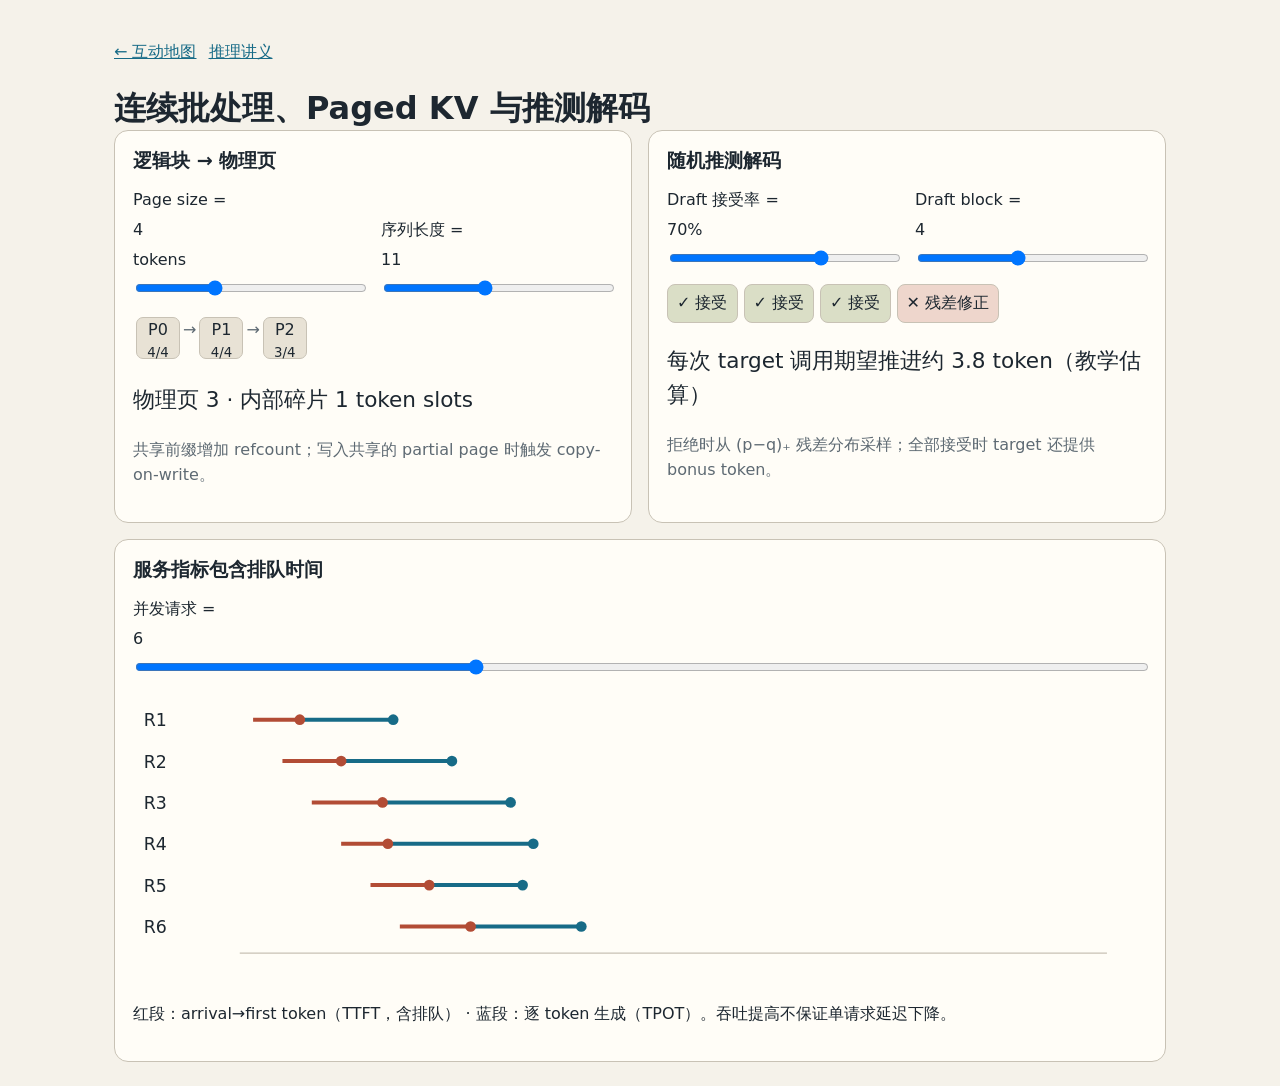
<file: docs/interactive/serving-lab.html>
<!doctype html>
<html lang="zh-CN"><head><meta charset="utf-8"><meta name="viewport" content="width=device-width,initial-scale=1"><title>推理服务互动实验</title><link rel="stylesheet" href="labs.css"></head>
<body><main><nav><a href="index.html">← 互动地图</a><a href="../stages/09_inference.md">推理讲义</a></nav><h1>连续批处理、Paged KV 与推测解码</h1>
<div class="grid"><section class="panel"><h2>逻辑块 → 物理页</h2><div class="controls"><label class="control">Page size = <output id="page-v">4</output> tokens<input id="page-size" type="range" min="2" max="8" value="4"></label><label class="control">序列长度 = <output id="len-v">11</output><input id="length" type="range" min="1" max="24" value="11"></label></div><div id="pages" aria-live="polite"></div><p id="frag" class="metric"></p><p class="muted">共享前缀增加 refcount；写入共享的 partial page 时触发 copy-on-write。</p></section>
<section class="panel"><h2>随机推测解码</h2><div class="controls"><label class="control">Draft 接受率 = <output id="accept-v">70%</output><input id="accept" type="range" min="10" max="100" value="70"></label><label class="control">Draft block = <output id="draft-v">4</output><input id="draft" type="range" min="1" max="8" value="4"></label></div><div id="spec" class="tokens" aria-live="polite"></div><p id="speed" class="metric"></p><p class="muted">拒绝时从 (p−q)₊ 残差分布采样；全部接受时 target 还提供 bonus token。</p></section></div>
<section class="panel" style="margin-top:16px"><h2>服务指标包含排队时间</h2><div class="controls"><label class="control">并发请求 = <output id="req-v">6</output><input id="requests" type="range" min="1" max="16" value="6"></label></div><svg id="timeline" viewBox="0 0 760 220" role="img" aria-label="请求到达、首 token 和生成完成的连续批处理时间线"></svg><p id="metrics" aria-live="polite"></p></section>
</main><script>
const $=id=>document.getElementById(id);
function pages(){const p=+$("page-size").value,n=+$("length").value,count=Math.ceil(n/p),unused=count*p-n;$("page-v").value=p;$("len-v").value=n;$("pages").innerHTML=Array.from({length:count},(_,i)=>'<span class="page">P'+i+'<small>'+(i===count-1?p-unused:p)+'/'+p+'</small></span>').join('<span class="arrow">→</span>');$("frag").textContent="物理页 "+count+" · 内部碎片 "+unused+" token slots"}
$("page-size").addEventListener("input",pages);$("length").addEventListener("input",pages);pages();
function spec(){const a=+$("accept").value/100,k=+$("draft").value;$("accept-v").value=Math.round(a*100)+"%";$("draft-v").value=k;$("spec").innerHTML=Array.from({length:k},(_,i)=>'<span class="token '+(i<Math.round(k*a)?"accepted":"rejected")+'">'+(i<Math.round(k*a)?"✓ 接受":"✕ 残差修正")+'</span>').join("");$("speed").textContent="每次 target 调用期望推进约 "+(k*a+1).toFixed(1)+" token（教学估算）"}
$("accept").addEventListener("input",spec);$("draft").addEventListener("input",spec);spec();
function timeline(){const n=+$("requests").value;$("req-v").value=n;let svg='<line x1="80" y1="195" x2="730" y2="195" class="axis"/>';for(let i=0;i<n;i++){const y=20+i*(155/Math.max(1,n-1)),start=90+i*22,first=start+35+(i%3)*9,end=first+70+(i%4)*13;svg+='<text x="8" y="'+(y+5)+'" class="label">R'+(i+1)+'</text><line x1="'+start+'" y1="'+y+'" x2="'+first+'" y2="'+y+'" class="series-b"/><line x1="'+first+'" y1="'+y+'" x2="'+end+'" y2="'+y+'" class="series-a"/><circle cx="'+first+'" cy="'+y+'" r="4" class="fill-b"/><circle cx="'+end+'" cy="'+y+'" r="4" class="fill-a"/>'}$("timeline").innerHTML=svg;$("metrics").textContent="红段：arrival→first token（TTFT，含排队） · 蓝段：逐 token 生成（TPOT）。吞吐提高不保证单请求延迟下降。"}
$("requests").addEventListener("input",timeline);timeline();
</script></body></html>
</file>
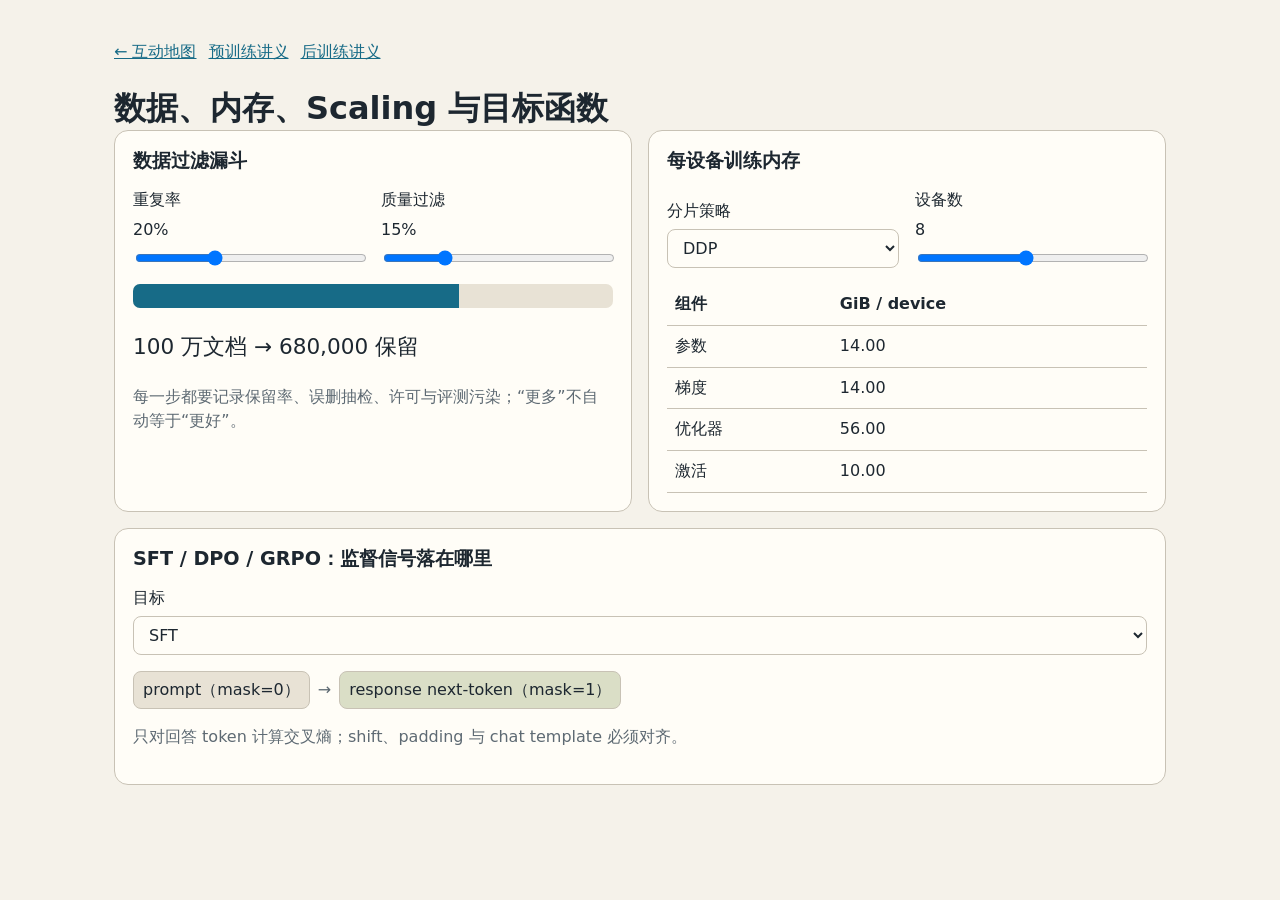
<file: docs/interactive/training-and-alignment.html>
<!doctype html>
<html lang="zh-CN"><head><meta charset="utf-8"><meta name="viewport" content="width=device-width,initial-scale=1"><title>数据、训练与后训练</title><link rel="stylesheet" href="labs.css"></head>
<body><main><nav><a href="index.html">← 互动地图</a><a href="../stages/05_pretraining.md">预训练讲义</a><a href="../stages/08_posttraining.md">后训练讲义</a></nav><h1>数据、内存、Scaling 与目标函数</h1>
<div class="grid"><section class="panel"><h2>数据过滤漏斗</h2><div class="controls"><label class="control">重复率 <output id="dup-v">20%</output><input id="dup" type="range" min="0" max="60" value="20"></label><label class="control">质量过滤 <output id="quality-v">15%</output><input id="quality" type="range" min="0" max="60" value="15"></label></div><div class="bar"><span id="data-bar"></span></div><p id="data-note" class="metric" aria-live="polite"></p><p class="muted">每一步都要记录保留率、误删抽检、许可与评测污染；“更多”不自动等于“更好”。</p></section>
<section class="panel"><h2>每设备训练内存</h2><div class="controls"><label class="control">分片策略<select id="shard"><option>DDP</option><option>ZeRO-1</option><option>ZeRO-2</option><option>ZeRO-3 / FSDP</option></select></label><label class="control">设备数 <output id="world-v">8</output><input id="world" type="range" min="1" max="16" value="8"></label></div><table><thead><tr><th>组件</th><th>GiB / device</th></tr></thead><tbody id="memory" aria-live="polite"></tbody></table></section></div>
<section class="panel" style="margin-top:16px"><h2>SFT / DPO / GRPO：监督信号落在哪里</h2><div class="controls"><label class="control">目标<select id="objective"><option>SFT</option><option>DPO</option><option>GRPO / RLVR</option></select></label></div><div id="objective-flow" class="flow" aria-live="polite"></div><p id="objective-note" class="muted"></p></section>
</main><script>
const $=id=>document.getElementById(id);
function funnel(){const d=+$("dup").value,q=+$("quality").value,keep=(1-d/100)*(1-q/100);$("dup-v").value=d+"%";$("quality-v").value=q+"%";$("data-bar").style.width=100*keep+"%";$("data-note").textContent="100 万文档 → "+Math.round(1e6*keep).toLocaleString()+" 保留"}
$("dup").addEventListener("input",funnel);$("quality").addEventListener("input",funnel);funnel();
function memory(){const mode=$("shard").value,w=+$("world").value;$("world-v").value=w;const base={参数:14,梯度:14,优化器:56,激活:10},div={参数:mode.includes("3")?w:1,梯度:(mode.includes("2")||mode.includes("3"))?w:1,优化器:mode==="DDP"?1:w,激活:1};$("memory").innerHTML=Object.entries(base).map(([k,v])=>'<tr><td>'+k+'</td><td>'+(v/div[k]).toFixed(2)+'</td></tr>').join("")}
$("shard").addEventListener("change",memory);$("world").addEventListener("input",memory);memory();
function objective(){const m=$("objective").value;if(m==="SFT"){$("objective-flow").innerHTML='<span class="token">prompt（mask=0）</span><span class="arrow">→</span><span class="token accepted">response next-token（mask=1）</span>';$("objective-note").textContent="只对回答 token 计算交叉熵；shift、padding 与 chat template 必须对齐。"}else if(m==="DPO"){$("objective-flow").innerHTML='<span class="token accepted">chosen log π/πref</span><span class="arrow">对比</span><span class="token rejected">rejected log π/πref</span>';$("objective-note").textContent="输入是完整 response 的 sequence log-prob；长度与 mask 契约必须显式。"}else{$("objective-flow").innerHTML='<span class="token">同一 prompt 的 G 个回答</span><span class="arrow">→ verifier</span><span class="token accepted">组内相对优势</span>';$("objective-note").textContent="课程函数只是 toy objective；真实 RLVR 还需采样、KL、更新策略、奖励防作弊和安全评测。"}}
$("objective").addEventListener("change",objective);objective();
</script></body></html>
</file>
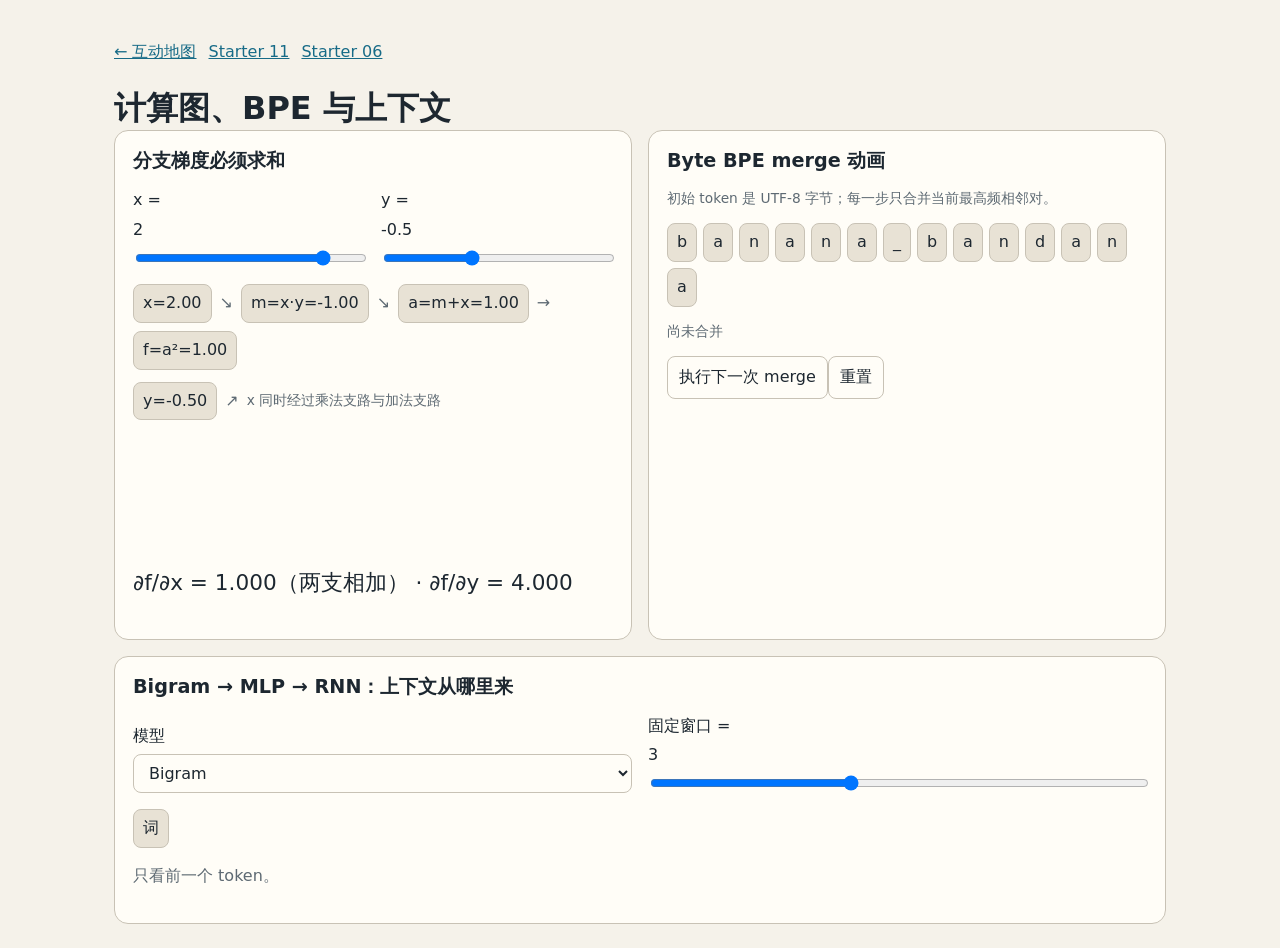
<file: learning/readings/interactive/foundations-lab.html>
<!doctype html>
<html lang="zh-CN"><head><meta charset="utf-8"><meta name="viewport" content="width=device-width,initial-scale=1"><title>计算图与 Token 互动实验</title><link rel="stylesheet" href="labs.css"></head>
<body><main><nav><a href="index.html">← 互动地图</a><a href="../../learning/labs/starter/11_autograd.py">Starter 11</a><a href="../../learning/labs/starter/06_byte_bpe.py">Starter 06</a></nav><h1>计算图、BPE 与上下文</h1>
<div class="grid">
<section class="panel"><h2>分支梯度必须求和</h2><div class="controls"><label class="control">x = <output id="xv">2</output><input id="x" type="range" min="-3" max="3" step=".25" value="2"></label><label class="control">y = <output id="yv">-0.5</output><input id="y" type="range" min="-2" max="2" step=".25" value="-0.5"></label></div><div id="graph" class="stage" aria-live="polite"></div><p id="grads" class="metric"></p></section>
<section class="panel"><h2>Byte BPE merge 动画</h2><p class="small">初始 token 是 UTF-8 字节；每一步只合并当前最高频相邻对。</p><div id="tokens" class="tokens" aria-live="polite"></div><p id="merge" class="small"></p><button id="step" type="button">执行下一次 merge</button><button id="reset" type="button">重置</button></section>
</div>
<section class="panel" style="margin-top:16px"><h2>Bigram → MLP → RNN：上下文从哪里来</h2><div class="controls"><label class="control">模型<select id="model"><option>Bigram</option><option>MLP</option><option>RNN</option></select></label><label class="control">固定窗口 = <output id="windowv">3</output><input id="window" type="range" min="1" max="6" value="3"></label></div><div id="context" class="flow" aria-live="polite"></div><p id="context-note" class="muted"></p></section>
</main><script>
const $=id=>document.getElementById(id);
function graph(){const x=+$("x").value,y=+$("y").value,m=x*y,a=m+x,f=a*a,dx=2*a*(y+1),dy=2*a*x;$("xv").value=x;$("yv").value=y;$("graph").innerHTML='<div class="flow"><span class="node">x='+x.toFixed(2)+'</span><span class="arrow">↘</span><span class="node">m=x·y='+m.toFixed(2)+'</span><span class="arrow">↘</span><span class="node">a=m+x='+a.toFixed(2)+'</span><span class="arrow">→</span><span class="node">f=a²='+f.toFixed(2)+'</span></div><div class="flow" style="margin-top:12px"><span class="node">y='+y.toFixed(2)+'</span><span class="arrow">↗</span><span class="small">x 同时经过乘法支路与加法支路</span></div>';$("grads").textContent='∂f/∂x = '+dx.toFixed(3)+'（两支相加） · ∂f/∂y = '+dy.toFixed(3)}
$("x").addEventListener("input",graph);$("y").addEventListener("input",graph);graph();
const original=Array.from(new TextEncoder().encode("banana_bandana")),merges=[];let seq=[...original],next=256;
function drawTokens(note="尚未合并"){$("tokens").innerHTML=seq.map(t=>'<span class="token">'+(t<256?String.fromCharCode(t):"M"+t)+'</span>').join("");$("merge").textContent=note}
function mergeStep(){const counts=new Map;for(let i=0;i<seq.length-1;i++){const k=seq[i]+","+seq[i+1];counts.set(k,(counts.get(k)||0)+1)}if(!counts.size)return;const best=[...counts].sort((a,b)=>b[1]-a[1]||a[0].localeCompare(b[0]))[0],pair=best[0].split(",").map(Number),out=[];for(let i=0;i<seq.length;i++){if(i+1<seq.length&&seq[i]===pair[0]&&seq[i+1]===pair[1]){out.push(next);i++}else out.push(seq[i])}merges.push(pair);seq=out;drawTokens("合并 "+pair.join("+")+" → M"+next+"，出现 "+best[1]+" 次");next++}
$("step").addEventListener("click",mergeStep);$("reset").addEventListener("click",()=>{seq=[...original];next=256;merges.length=0;drawTokens()});drawTokens();
function context(){const mode=$("model").value,w=+$("window").value;$("windowv").value=w;const words=["大","模型","正在","预测","下","一个","词"],shown=mode==="Bigram"?words.slice(-1):mode==="MLP"?words.slice(-w):words;$("context").innerHTML=shown.map((t,i)=>'<span class="token">'+t+'</span>'+(i<shown.length-1?'<span class="arrow">→</span>':'')).join("")+(mode==="RNN"?'<span class="arrow">→</span><span class="node">hₜ 状态</span>':'');$("context-note").textContent=mode==="Bigram"?"只看前一个 token。":mode==="MLP"?"显式固定窗口，窗口外信息不可见。":"状态递归汇总历史，但训练串行且长依赖梯度困难。"}
$("model").addEventListener("change",context);$("window").addEventListener("input",context);context();
</script></body></html>
</file>
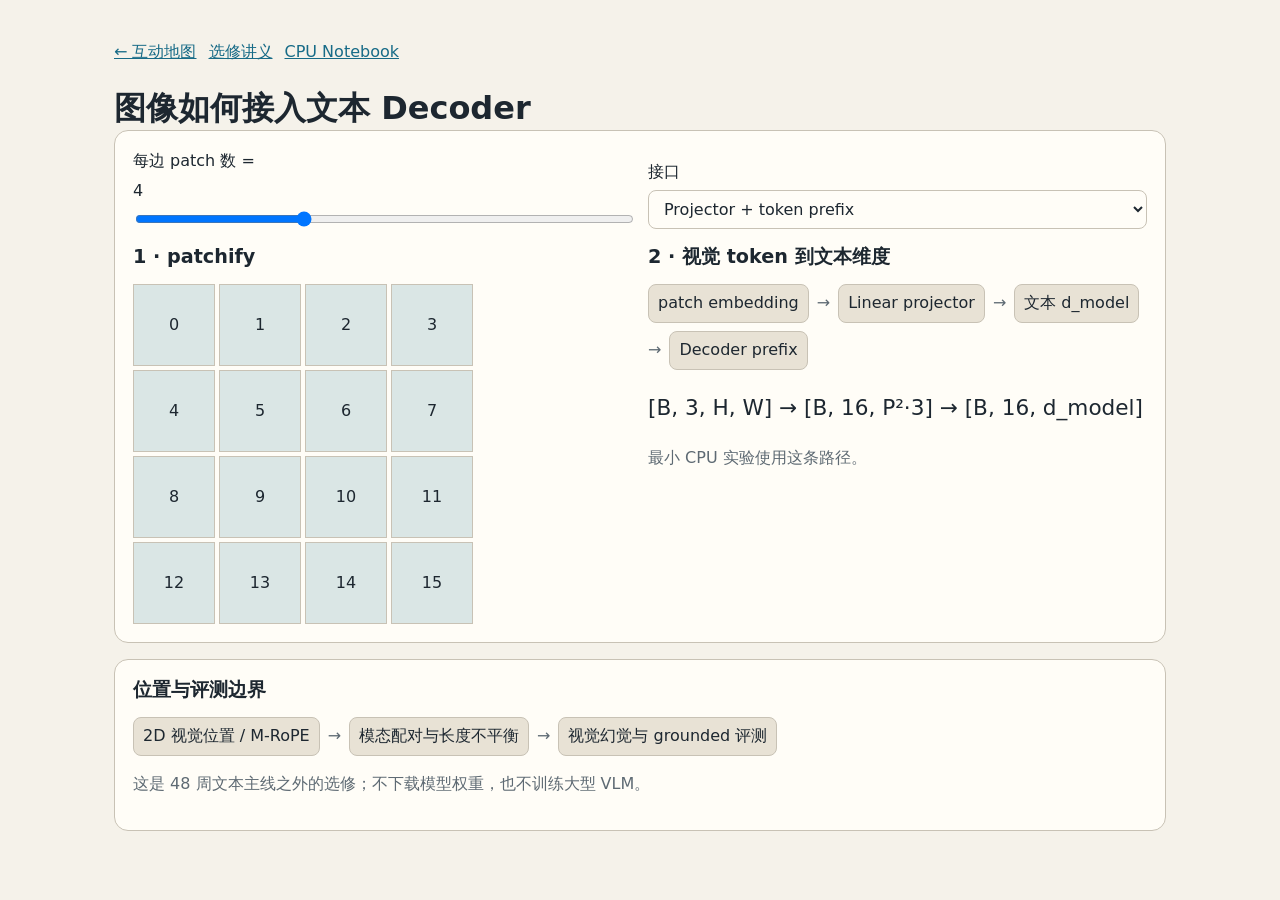
<file: learning/readings/interactive/multimodal-flow.html>
<!doctype html>
<html lang="zh-CN"><head><meta charset="utf-8"><meta name="viewport" content="width=device-width,initial-scale=1"><title>多模态数据流选修</title><link rel="stylesheet" href="labs.css"></head>
<body><main><nav><a href="index.html">← 互动地图</a><a href="../extensions/multimodal.md">选修讲义</a><a href="../../learning/labs/optional/80_multimodal_bridge.ipynb">CPU Notebook</a></nav><h1>图像如何接入文本 Decoder</h1>
<section class="panel"><div class="controls"><label class="control">每边 patch 数 = <output id="grid-v">4</output><input id="grid-size" type="range" min="2" max="8" value="4"></label><label class="control">接口<select id="interface"><option>Projector + token prefix</option><option>Cross-attention / resampler</option><option>原生交错 token</option></select></label></div>
<div class="grid"><div><h2>1 · patchify</h2><div id="patches" class="patches" role="img" aria-label="图像 patch 网格"></div></div><div><h2>2 · 视觉 token 到文本维度</h2><div id="flow" class="flow" aria-live="polite"></div><p id="shape" class="metric" aria-live="polite"></p><p id="note" class="muted"></p></div></div></section>
<section class="panel" style="margin-top:16px"><h2>位置与评测边界</h2><div class="flow"><span class="node">2D 视觉位置 / M-RoPE</span><span class="arrow">→</span><span class="node">模态配对与长度不平衡</span><span class="arrow">→</span><span class="node">视觉幻觉与 grounded 评测</span></div><p class="muted">这是 48 周文本主线之外的选修；不下载模型权重，也不训练大型 VLM。</p></section>
</main><script>
const $=id=>document.getElementById(id);
function draw(){const n=+$("grid-size").value,m=$("interface").value;$("grid-v").value=n;$("patches").style.gridTemplateColumns="repeat("+n+",1fr)";$("patches").innerHTML=Array.from({length:n*n},(_,i)=>'<span class="patch">'+i+'</span>').join("");const nodes=m.startsWith("Projector")?["patch embedding","Linear projector","文本 d_model","Decoder prefix"]:m.startsWith("Cross")?["patch embedding","resampler queries","cross-attention","文本 Decoder"]:["vision token","shared vocabulary/embedding","交错序列","统一 Decoder"];$("flow").innerHTML=nodes.map((x,i)=>'<span class="node">'+x+'</span>'+(i<nodes.length-1?'<span class="arrow">→</span>':'')).join("");$("shape").textContent="[B, 3, H, W] → [B, "+(n*n)+", P²·3] → [B, "+(n*n)+", d_model]";$("note").textContent=m.startsWith("Projector")?"最小 CPU 实验使用这条路径。":m.startsWith("Cross")?"resampler 可压缩视觉 token，但引入独立跨注意力接口。":"原生交错需要统一处理模态位置、数据平衡和 attention mask。"}
$("grid-size").addEventListener("input",draw);$("interface").addEventListener("change",draw);draw();
</script></body></html>
</file>
<file: docs/interactive/labs.css>
:root{color-scheme:light dark;--bg:#f5f2ea;--panel:#fffdf7;--text:#1d2730;--muted:#5e6a73;--line:#c8c2b5;--a:#176b87;--b:#b24c35;--c:#6b7f31;--soft:#e8e2d5}*{box-sizing:border-box}body{margin:0;background:var(--bg);color:var(--text);font:16px/1.55 system-ui,-apple-system,BlinkMacSystemFont,"Segoe UI",sans-serif}main{max-width:1100px;margin:auto;padding:24px}h1,h2{line-height:1.2}h1{margin:.2rem 0}h2{margin-top:0;font-size:1.2rem}a{color:var(--a)}.lede,.muted{color:var(--muted)}nav{display:flex;gap:12px;flex-wrap:wrap;margin:16px 0 24px}.grid{display:grid;grid-template-columns:repeat(auto-fit,minmax(250px,1fr));gap:16px}.panel{background:var(--panel);border:1px solid var(--line);border-radius:14px;padding:18px}.controls{display:flex;gap:16px;align-items:end;flex-wrap:wrap;margin-bottom:16px}.control{display:grid;gap:5px;min-width:170px;flex:1}input,select,button{font:inherit}input[type=range]{width:100%}button,select{padding:8px 11px;border:1px solid var(--line);border-radius:8px;background:var(--panel);color:var(--text)}button:focus-visible,select:focus-visible,input:focus-visible,a:focus-visible{outline:3px solid var(--a);outline-offset:2px}.stage{min-height:260px;overflow:hidden}.metric{font-variant-numeric:tabular-nums;font-size:1.35rem}.tokens{display:flex;gap:6px;flex-wrap:wrap}.token,.node{padding:6px 9px;border-radius:8px;background:var(--soft);border:1px solid var(--line)}.flow{display:flex;align-items:center;gap:8px;flex-wrap:wrap}.arrow{color:var(--muted)}svg{width:100%;height:auto;display:block}.axis{stroke:var(--line);stroke-width:1}.series-a{stroke:var(--a);fill:none;stroke-width:3}.series-b{stroke:var(--b);fill:none;stroke-width:3}.fill-a{fill:var(--a)}.fill-b{fill:var(--b)}.fill-c{fill:var(--c)}.fill-soft{fill:var(--soft);stroke:var(--line)}.label{fill:var(--text);font-size:13px}.small{font-size:.86rem;color:var(--muted)}.bar{height:24px;background:var(--soft);border-radius:7px;overflow:hidden}.bar>span{display:block;height:100%;background:var(--a);transition:width .2s}.patches{display:grid;gap:4px;max-width:340px;aspect-ratio:1}.patch{background:color-mix(in srgb,var(--a) 16%,var(--panel));border:1px solid var(--line);display:grid;place-items:center}.page{display:inline-grid;place-items:center;min-width:44px;height:42px;margin:3px;border:1px solid var(--line);border-radius:7px;background:var(--soft)}.accepted{background:color-mix(in srgb,var(--c) 25%,var(--panel))}.rejected{background:color-mix(in srgb,var(--b) 22%,var(--panel))}table{border-collapse:collapse;width:100%}th,td{text-align:left;padding:8px;border-bottom:1px solid var(--line)}@media(prefers-color-scheme:dark){:root{--bg:#11181d;--panel:#182228;--text:#eef2f3;--muted:#aeb9bd;--line:#3b484e;--a:#62c5e5;--b:#ef8e78;--c:#a7c36a;--soft:#253238}}@media(max-width:520px){main{padding:16px}.panel{padding:14px}.stage{min-height:220px}.controls{align-items:stretch}.control{min-width:100%}}
</file>
<file: learning/readings/interactive/labs.css>
:root{color-scheme:light dark;--bg:#f5f2ea;--panel:#fffdf7;--text:#1d2730;--muted:#5e6a73;--line:#c8c2b5;--a:#176b87;--b:#b24c35;--c:#6b7f31;--soft:#e8e2d5}*{box-sizing:border-box}body{margin:0;background:var(--bg);color:var(--text);font:16px/1.55 system-ui,-apple-system,BlinkMacSystemFont,"Segoe UI",sans-serif}main{max-width:1100px;margin:auto;padding:24px}h1,h2{line-height:1.2}h1{margin:.2rem 0}h2{margin-top:0;font-size:1.2rem}a{color:var(--a)}.lede,.muted{color:var(--muted)}nav{display:flex;gap:12px;flex-wrap:wrap;margin:16px 0 24px}.grid{display:grid;grid-template-columns:repeat(auto-fit,minmax(250px,1fr));gap:16px}.panel{background:var(--panel);border:1px solid var(--line);border-radius:14px;padding:18px}.controls{display:flex;gap:16px;align-items:end;flex-wrap:wrap;margin-bottom:16px}.control{display:grid;gap:5px;min-width:170px;flex:1}input,select,button{font:inherit}input[type=range]{width:100%}button,select{padding:8px 11px;border:1px solid var(--line);border-radius:8px;background:var(--panel);color:var(--text)}button:focus-visible,select:focus-visible,input:focus-visible,a:focus-visible{outline:3px solid var(--a);outline-offset:2px}.stage{min-height:260px;overflow:hidden}.metric{font-variant-numeric:tabular-nums;font-size:1.35rem}.tokens{display:flex;gap:6px;flex-wrap:wrap}.token,.node{padding:6px 9px;border-radius:8px;background:var(--soft);border:1px solid var(--line)}.flow{display:flex;align-items:center;gap:8px;flex-wrap:wrap}.arrow{color:var(--muted)}svg{width:100%;height:auto;display:block}.axis{stroke:var(--line);stroke-width:1}.series-a{stroke:var(--a);fill:none;stroke-width:3}.series-b{stroke:var(--b);fill:none;stroke-width:3}.fill-a{fill:var(--a)}.fill-b{fill:var(--b)}.fill-c{fill:var(--c)}.fill-soft{fill:var(--soft);stroke:var(--line)}.label{fill:var(--text);font-size:13px}.small{font-size:.86rem;color:var(--muted)}.bar{height:24px;background:var(--soft);border-radius:7px;overflow:hidden}.bar>span{display:block;height:100%;background:var(--a);transition:width .2s}.patches{display:grid;gap:4px;max-width:340px;aspect-ratio:1}.patch{background:color-mix(in srgb,var(--a) 16%,var(--panel));border:1px solid var(--line);display:grid;place-items:center}.page{display:inline-grid;place-items:center;min-width:44px;height:42px;margin:3px;border:1px solid var(--line);border-radius:7px;background:var(--soft)}.accepted{background:color-mix(in srgb,var(--c) 25%,var(--panel))}.rejected{background:color-mix(in srgb,var(--b) 22%,var(--panel))}table{border-collapse:collapse;width:100%}th,td{text-align:left;padding:8px;border-bottom:1px solid var(--line)}@media(prefers-color-scheme:dark){:root{--bg:#11181d;--panel:#182228;--text:#eef2f3;--muted:#aeb9bd;--line:#3b484e;--a:#62c5e5;--b:#ef8e78;--c:#a7c36a;--soft:#253238}}@media(max-width:520px){main{padding:16px}.panel{padding:14px}.stage{min-height:220px}.controls{align-items:stretch}.control{min-width:100%}}
</file>
